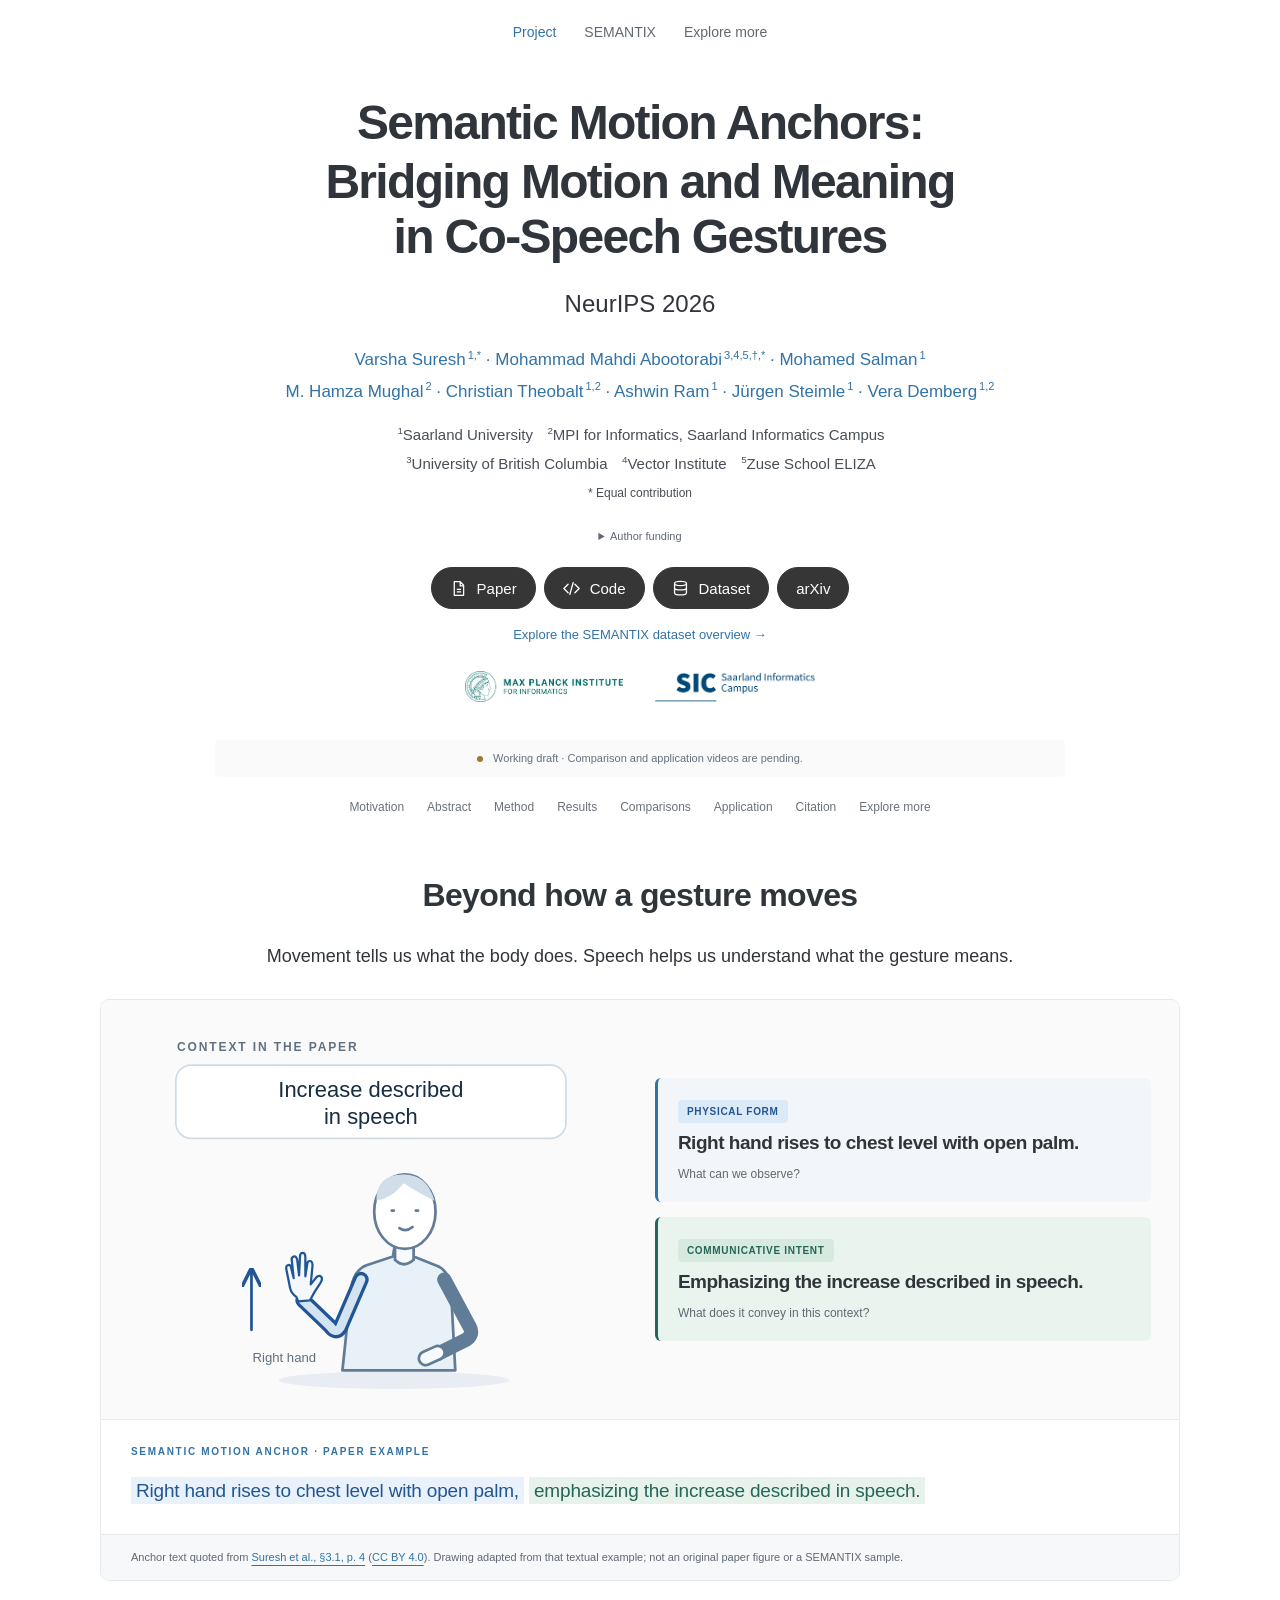
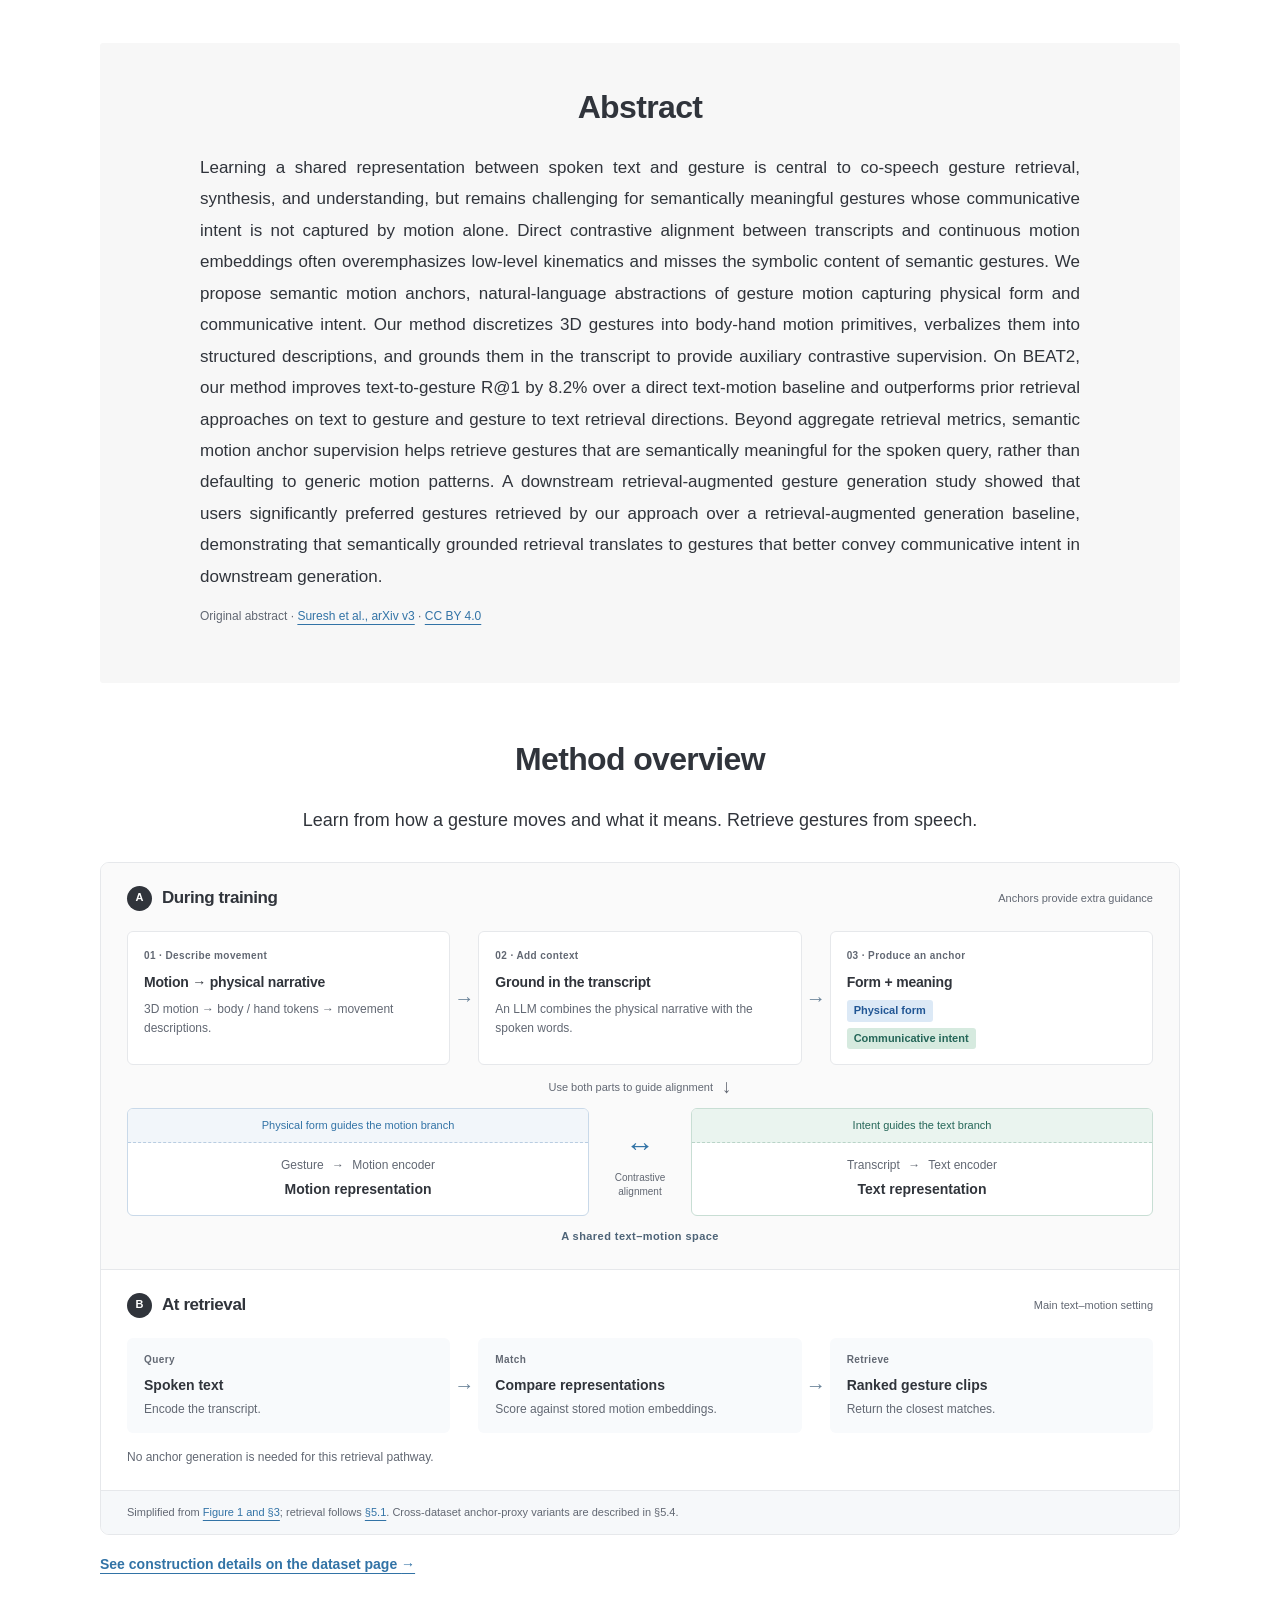
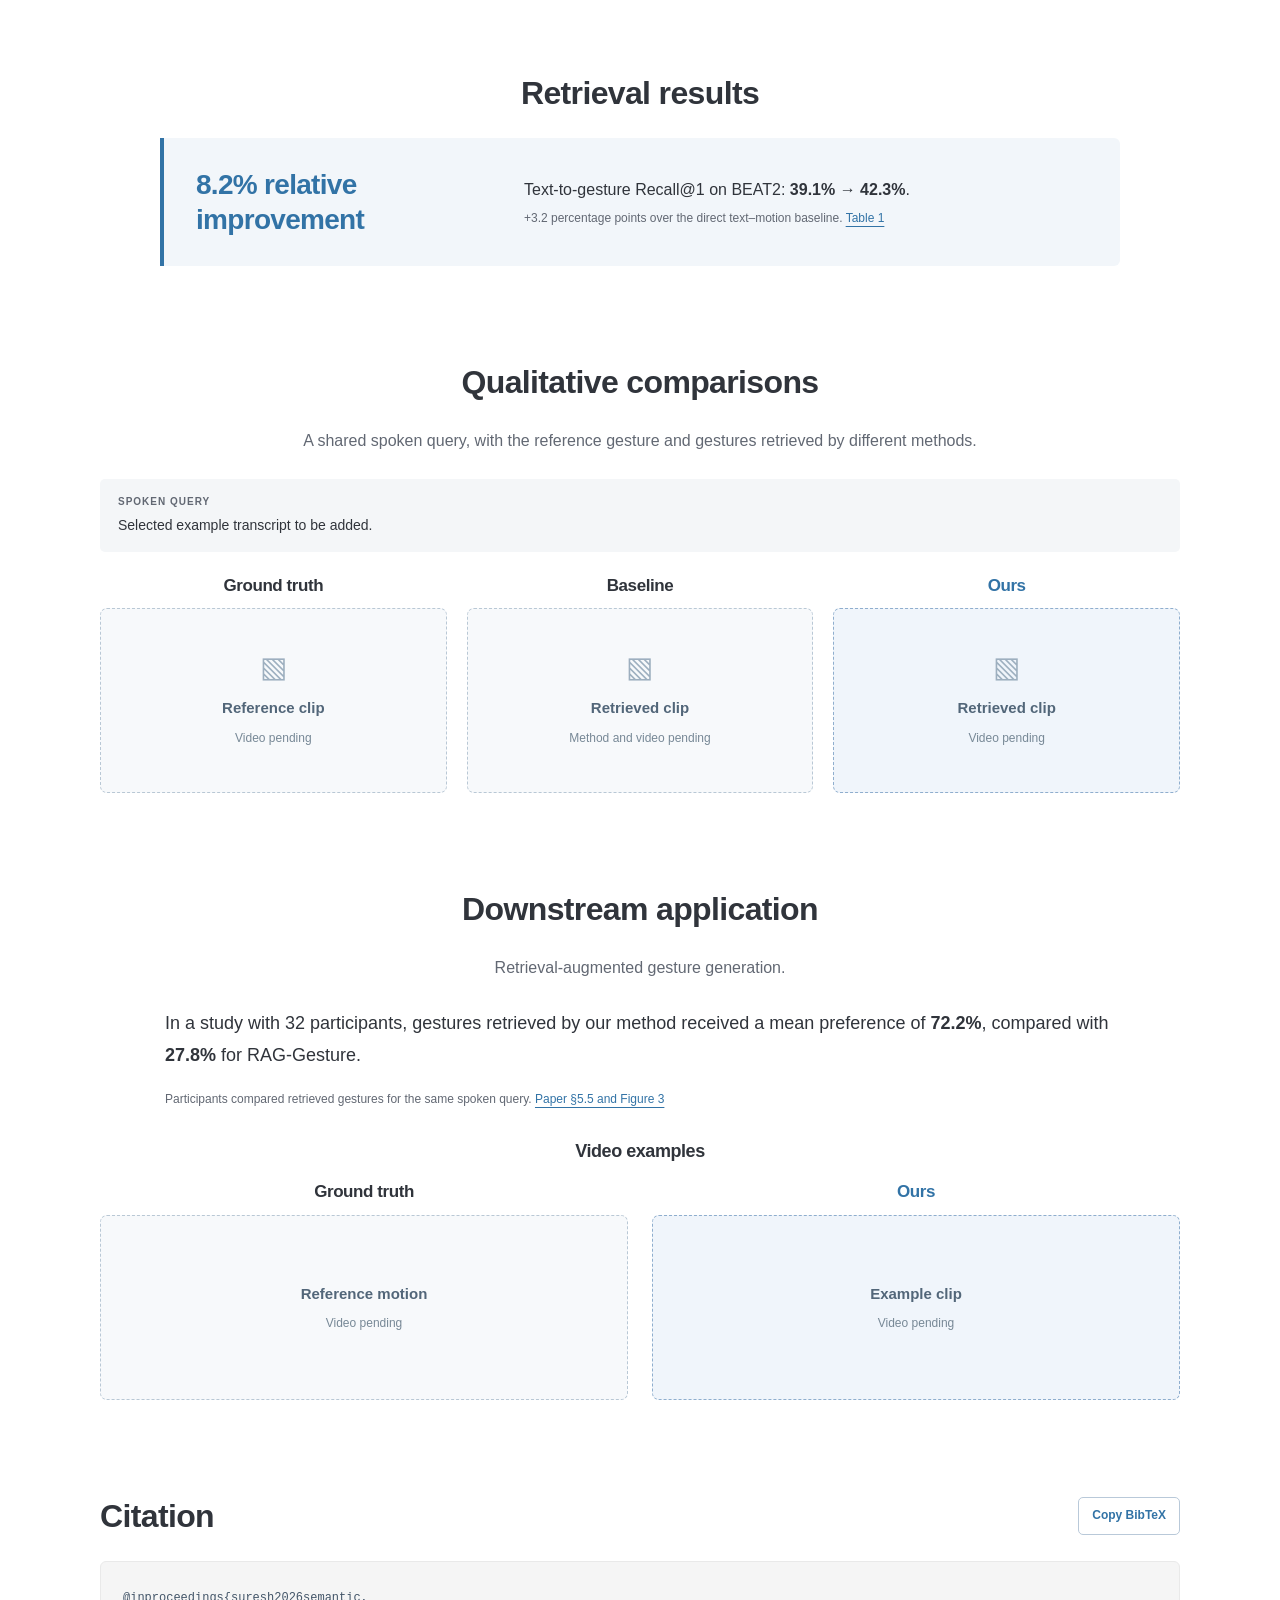
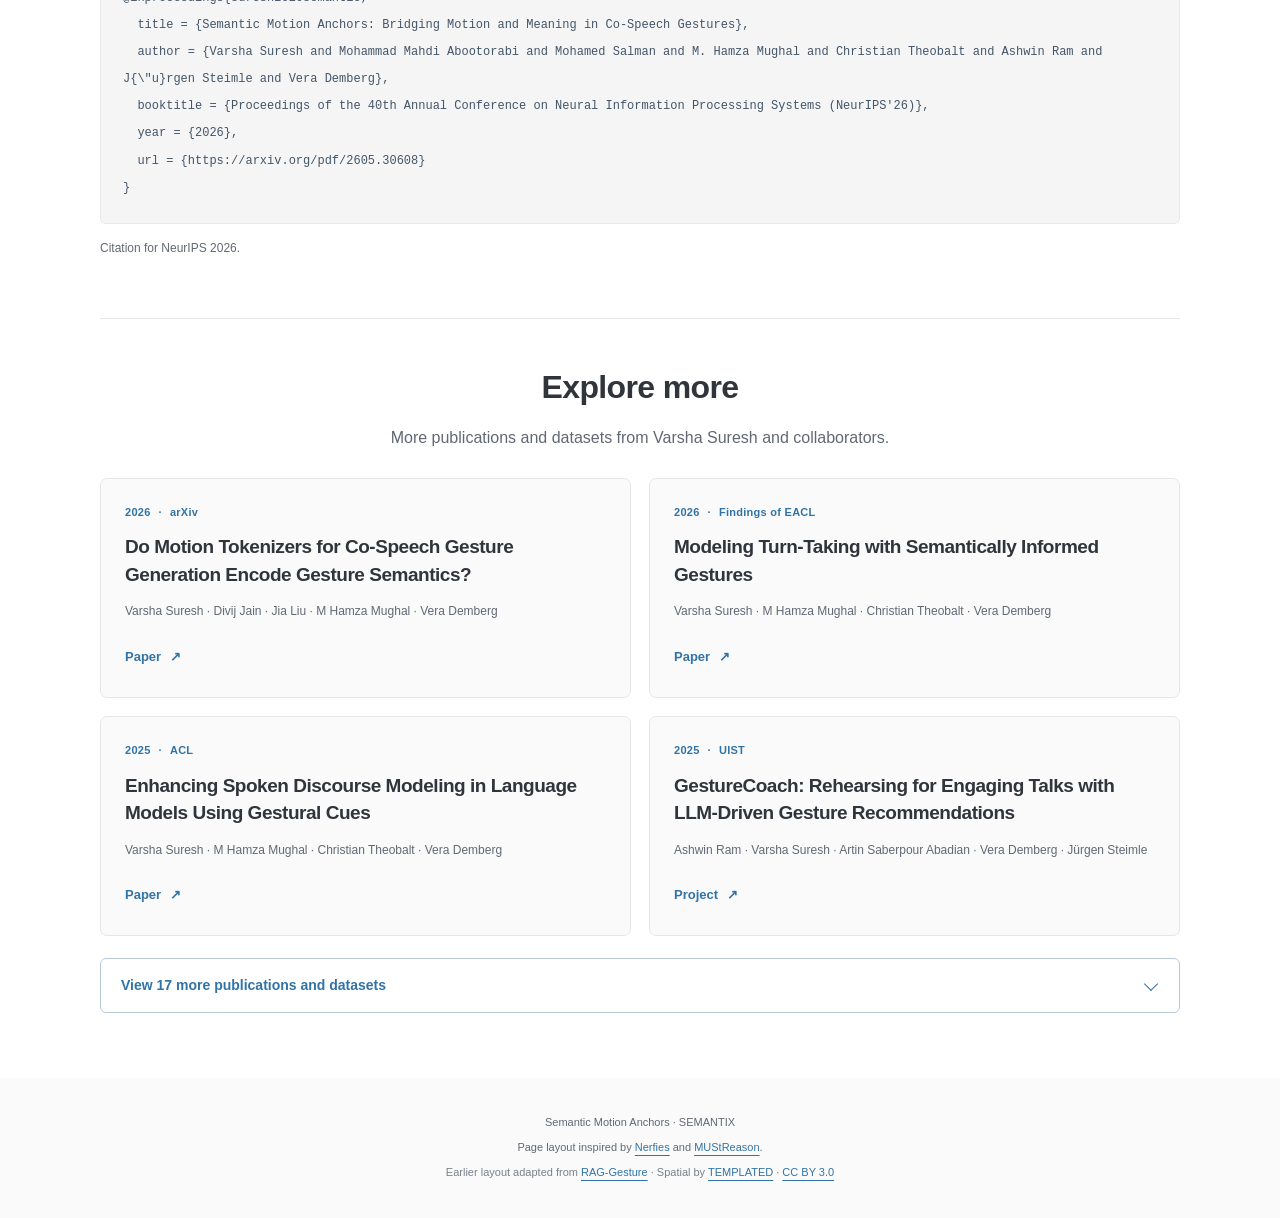
<file: index.html>
<!doctype html>
<html lang="en">
<head>
  <meta charset="utf-8">
  <meta name="viewport" content="width=device-width, initial-scale=1">
  <meta name="theme-color" content="#ffffff">
  <title>Semantic Motion Anchors · Semantic Gestures</title>
  <meta name="description" content="Semantic Motion Anchors: research overview and the SEMANTIX dataset.">
  <link rel="icon" href="images/logos/mpi_favicon.png">
  <link rel="stylesheet" href="css/project.css">
  <link rel="stylesheet" href="css/motivation.css">
  <link rel="stylesheet" href="css/method.css">
  <link rel="stylesheet" href="css/explore-more.css">
  <script src="js/project.js" defer></script>
  <link rel="stylesheet" href="css/academic.css">
</head>
<body class="site-draft">
  <a class="skip-link" href="#main">Skip to content</a>
  <header class="paper-nav">
    <nav aria-label="Main navigation"><a href="index.html" aria-current="page">Project</a><a href="dataset.html">SEMANTIX</a><a href="index.html#explore-more">Explore more</a></nav>
  </header>
  <main id="main">
    <!-- STEP 1: Title, authors and resource links. -->
    <section class="hero page-shell">
      <h1>Semantic Motion Anchors:<span class="title-subline">Bridging Motion and Meaning<br class="desktop-break"> in Co-Speech Gestures</span></h1>
      <p class="publication-venue">NeurIPS 2026</p>
      <p class="authors">Varsha Suresh<sup>1,*</sup> · Mohammad Mahdi Abootorabi<sup>3,4,5,†,*</sup> · Mohamed Salman<sup>1</sup><br>
        M. Hamza Mughal<sup>2</sup> · Christian Theobalt<sup>1,2</sup> · Ashwin Ram<sup>1</sup> · Jürgen Steimle<sup>1</sup> · Vera Demberg<sup>1,2</sup></p>
      <p class="affiliations"><sup>1</sup>Saarland University &nbsp; <sup>2</sup>MPI for Informatics, Saarland Informatics Campus<br>
        <sup>3</sup>University of British Columbia &nbsp; <sup>4</sup>Vector Institute &nbsp; <sup>5</sup>Zuse School ELIZA<br><span>* Equal contribution</span></p>
      <details class="source-note author-funding"><summary>Author funding</summary><p><sup>†</sup>This author is supported by the Konrad Zuse School of Excellence in Learning and Intelligent Systems (ELIZA) through the DAAD programme Konrad Zuse Schools of Excellence in Artificial Intelligence, sponsored by the Federal Ministry of Education and Research.</p></details>
      <div class="hero-actions">
        <a class="action" href="https://arxiv.org/pdf/2605.30608" target="_blank" rel="noopener"><span class="resource-icon" aria-hidden="true"><svg viewBox="0 0 20 20" fill="none"><path d="M5 2h7l4 4v12H5V2Z M12 2v5h4 M8 11h5 M8 14h5" stroke="currentColor" stroke-width="1.5" stroke-linejoin="round"/></svg></span>Paper</a>
        <a class="action" href="https://github.com/aboots/Semantic_Motion_Anchors" target="_blank" rel="noopener"><span class="resource-icon" aria-hidden="true"><svg viewBox="0 0 20 20" fill="none"><path d="m6 5-5 5 5 5 M14 5l5 5-5 5 M12 3l-4 14" stroke="currentColor" stroke-width="1.5" stroke-linecap="round" stroke-linejoin="round"/></svg></span>Code</a>
        <a class="action" href="https://huggingface.co/datasets/aboots/SEMANTIX" target="_blank" rel="noopener"><span class="resource-icon" aria-hidden="true"><svg viewBox="0 0 20 20" fill="none"><ellipse cx="10" cy="4" rx="7" ry="2.5" stroke="currentColor" stroke-width="1.5"/><path d="M3 4v11c0 3.5 14 3.5 14 0V4 M3 9c0 3.5 14 3.5 14 0" stroke="currentColor" stroke-width="1.5"/></svg></span>Dataset</a>
        <a class="action" href="https://arxiv.org/abs/2605.30608" target="_blank" rel="noopener">arXiv</a>
      </div>
      <p class="hero-secondary"><a href="dataset.html">Explore the SEMANTIX dataset overview →</a></p>
      <div class="institution-logos" aria-label="Institution logos">
        <img src="images/logos/mpi-inf.png" alt="Max Planck Institute for Informatics" width="160" height="48">
        <img src="images/logos/sic-logo.webp" alt="Saarland Informatics Campus" width="160" height="48">
      </div>
    </section>
    <div class="page-shell">
      <p class="draft-note"><span class="draft-dot" aria-hidden="true"></span>Working draft · Comparison and application videos are pending.</p>
      <nav class="section-nav" aria-label="On this page">
        <a href="#motivation">Motivation</a><a href="#abstract">Abstract</a><a href="#method">Method</a><a href="#results">Results</a><a href="#comparisons">Comparisons</a><a href="#application">Application</a><a href="#citation">Citation</a><a href="#explore-more">Explore more</a>
      </nav>
      <!-- STEP 2: Illustration of the paper's example in section 3.1, not a dataset sample. -->
      <section id="motivation" class="content-section">
        <div class="section-heading"><span class="section-number">01</span><h2>Beyond how a gesture moves</h2></div>
        <p class="lead motivation-intro">Movement tells us what the body does. Speech helps us understand what the gesture means.</p>
        <figure class="motivation-figure" aria-labelledby="motivation-caption">
          <div class="motivation-demo">
            <div class="motivation-drawing"><img src="images/motivation-gesture.svg" width="480" height="350" alt="Schematic of the example in paper section 3.1: a speaker's right hand rises to chest level with an open palm, emphasizing an increase described in speech."></div>
            <div class="motivation-notes">
              <div class="motivation-form"><span class="label physical-label">Physical form</span><h3>Right hand rises to chest level with open palm.</h3><p>What can we observe?</p></div>
              <div class="motivation-intent"><span class="label intent-label">Communicative intent</span><h3>Emphasizing the increase described in speech.</h3><p>What does it convey in this context?</p></div>
            </div>
          </div>
          <div class="motivation-anchor"><p class="eyebrow">Semantic motion anchor · Paper example</p><blockquote cite="https://arxiv.org/pdf/2605.30608v3#page=4"><span class="physical-highlight">Right hand rises to chest level with open palm,</span> <span class="intent-highlight">emphasizing the increase described in speech.</span></blockquote></div>
          <figcaption id="motivation-caption">Anchor text quoted from <a href="https://arxiv.org/pdf/2605.30608v3#page=4" target="_blank" rel="noopener">Suresh et al., §3.1, p. 4</a> (<a href="https://creativecommons.org/licenses/by/4.0/" target="_blank" rel="noopener">CC BY 4.0</a>). Drawing adapted from that textual example; not an original paper figure or a SEMANTIX sample.</figcaption>
        </figure>
      </section>
      <!-- STEP 3: Original abstract from arXiv:2605.30608v3, reproduced without wording changes. -->
      <section id="abstract" class="content-section narrow-section">
        <div class="section-heading"><span class="section-number">02</span><h2>Abstract</h2></div>
        <p class="lead">Learning a shared representation between spoken text and gesture is central to co-speech gesture retrieval, synthesis, and understanding, but remains challenging for semantically meaningful gestures whose communicative intent is not captured by motion alone. Direct contrastive alignment between transcripts and continuous motion embeddings often overemphasizes low-level kinematics and misses the symbolic content of semantic gestures. We propose semantic motion anchors, natural-language abstractions of gesture motion capturing physical form and communicative intent. Our method discretizes 3D gestures into body-hand motion primitives, verbalizes them into structured descriptions, and grounds them in the transcript to provide auxiliary contrastive supervision. On BEAT2, our method improves text-to-gesture R@1 by 8.2% over a direct text-motion baseline and outperforms prior retrieval approaches on text to gesture and gesture to text retrieval directions. Beyond aggregate retrieval metrics, semantic motion anchor supervision helps retrieve gestures that are semantically meaningful for the spoken query, rather than defaulting to generic motion patterns. A downstream retrieval-augmented gesture generation study showed that users significantly preferred gestures retrieved by our approach over a retrieval-augmented generation baseline, demonstrating that semantically grounded retrieval translates to gestures that better convey communicative intent in downstream generation.</p>
        <p class="source-note">Original abstract · <a href="https://arxiv.org/abs/2605.30608v3" target="_blank" rel="noopener">Suresh et al., arXiv v3</a> · <a href="https://creativecommons.org/licenses/by/4.0/" target="_blank" rel="noopener">CC BY 4.0</a></p>
      </section>
      <!-- STEP 4: Overview only; construction details are on dataset.html. -->
      <section id="method" class="content-section">
        <div class="section-heading"><span class="section-number">03</span><h2>Method overview</h2></div>
        <p class="lead method-intro">Learn from how a gesture moves and what it means. Retrieve gestures from speech.</p>
        <figure class="method-figure" aria-labelledby="method-caption">
          <div class="method-training">
            <div class="method-band-heading"><h3><span class="method-phase">A</span>During training</h3><span class="method-badge">Anchors provide extra guidance</span></div>
            <ol class="anchor-flow" aria-label="Generating semantic anchors">
              <li><span class="method-step">01 · Describe movement</span><h4>Motion → physical narrative</h4><p>3D motion → body / hand tokens → movement descriptions.</p></li>
              <li><span class="method-step">02 · Add context</span><h4>Ground in the transcript</h4><p>An LLM combines the physical narrative with the spoken words.</p></li>
              <li class="anchor-output"><span class="method-step">03 · Produce an anchor</span><h4>Form + meaning</h4><div class="anchor-components"><span class="physical-label">Physical form</span><span class="intent-label">Communicative intent</span></div></li>
            </ol>
            <div class="supervision-divider"><span>Use both parts to guide alignment</span><span aria-hidden="true">↓</span></div>
            <div class="alignment-flow" aria-label="Learning aligned motion and text representations">
              <div class="alignment-branch motion-branch"><p class="guidance-label">Physical form guides the motion branch</p><p class="encoder-path">Gesture <span aria-hidden="true">→</span> Motion encoder</p><strong>Motion representation</strong></div>
              <div class="alignment-link"><span aria-hidden="true">↔</span><span>Contrastive<br> alignment</span></div>
              <div class="alignment-branch text-branch"><p class="guidance-label">Intent guides the text branch</p><p class="encoder-path">Transcript <span aria-hidden="true">→</span> Text encoder</p><strong>Text representation</strong></div>
            </div>
            <p class="shared-space">A shared text–motion space</p>
          </div>
          <div class="method-retrieval">
            <div class="method-band-heading"><h3><span class="method-phase">B</span>At retrieval</h3><span class="method-badge">Main text–motion setting</span></div>
            <ol class="retrieval-flow" aria-label="Text-to-gesture retrieval">
              <li><span class="method-step">Query</span><strong>Spoken text</strong><p>Encode the transcript.</p></li>
              <li><span class="method-step">Match</span><strong>Compare representations</strong><p>Score against stored motion embeddings.</p></li>
              <li><span class="method-step">Retrieve</span><strong>Ranked gesture clips</strong><p>Return the closest matches.</p></li>
            </ol>
            <p class="retrieval-note">No anchor generation is needed for this retrieval pathway.</p>
          </div>
          <figcaption id="method-caption">Simplified from <a href="https://arxiv.org/pdf/2605.30608#page=5" target="_blank" rel="noopener">Figure 1 and §3</a>; retrieval follows <a href="https://arxiv.org/pdf/2605.30608#page=6" target="_blank" rel="noopener">§5.1</a>. Cross-dataset anchor-proxy variants are described in §5.4.</figcaption>
        </figure>
        <a class="text-link" href="dataset.html#anchor-construction">See construction details on the dataset page <span aria-hidden="true">→</span></a>
      </section>
      <!-- STEP 5: Keep the result tagline short, as requested. -->
      <section id="results" class="content-section">
        <div class="section-heading"><span class="section-number">04</span><h2>Retrieval results</h2></div>
        <div class="result-banner"><strong>8.2% relative improvement</strong><div><p>Text-to-gesture Recall@1 on BEAT2: <b>39.1% → 42.3%</b>.</p><p class="source-note">+3.2 percentage points over the direct text–motion baseline. <a href="https://arxiv.org/pdf/2605.30608#page=6" target="_blank" rel="noopener">Table 1</a></p></div></div>
      </section>
      <!-- STEP 6: Replace placeholders with matched, approved video clips. -->
      <section id="comparisons" class="content-section">
        <div class="section-heading"><span class="section-number">05</span><h2>Qualitative comparisons</h2></div>
        <p class="section-intro">A shared spoken query, with the reference gesture and gestures retrieved by different methods.</p>
        <div class="query-strip"><span>Spoken query</span><p>Selected example transcript to be added.</p></div>
        <div class="comparison-grid">
          <article><h3>Ground truth</h3><div class="media-placeholder video-placeholder"><span class="placeholder-mark" aria-hidden="true">▧</span><strong>Reference clip</strong><span>Video pending</span></div></article>
          <article><h3>Baseline</h3><div class="media-placeholder video-placeholder"><span class="placeholder-mark" aria-hidden="true">▧</span><strong>Retrieved clip</strong><span>Method and video pending</span></div></article>
          <article><h3 class="accent-text">Ours</h3><div class="media-placeholder video-placeholder ours-placeholder"><span class="placeholder-mark" aria-hidden="true">▧</span><strong>Retrieved clip</strong><span>Video pending</span></div></article>
        </div>
      </section>
      <!-- STEP 7: Reported retrieval preference study; video examples remain pending. -->
      <section id="application" class="content-section">
        <div class="section-heading"><span class="section-number">06</span><h2>Downstream application</h2></div>
        <p class="section-intro">Retrieval-augmented gesture generation.</p>
        <p class="lead">In a study with 32 participants, gestures retrieved by our method received a mean preference of <strong>72.2%</strong>, compared with <strong>27.8%</strong> for RAG-Gesture.</p>
        <p class="source-note">Participants compared retrieved gestures for the same spoken query. <a href="https://arxiv.org/pdf/2605.30608#page=9" target="_blank" rel="noopener">Paper §5.5 and Figure 3</a></p>
        <h3>Video examples</h3>
        <div class="two-columns">
          <article><h3>Ground truth</h3><div class="media-placeholder video-placeholder"><strong>Reference motion</strong><span>Video pending</span></div></article>
          <article><h3 class="accent-text">Ours</h3><div class="media-placeholder video-placeholder ours-placeholder"><strong>Example clip</strong><span>Video pending</span></div></article>
        </div>
      </section>
      <section id="citation" class="content-section">
        <div class="section-heading citation-heading"><div><span class="section-number">07</span><h2>Citation</h2></div><button type="button" class="copy-button" data-copy="bibtex">Copy BibTeX</button></div>
        <pre><code id="bibtex">@inproceedings{suresh2026semantic,
  title = {Semantic Motion Anchors: Bridging Motion and Meaning in Co-Speech Gestures},
  author = {Varsha Suresh and Mohammad Mahdi Abootorabi and Mohamed Salman and M. Hamza Mughal and Christian Theobalt and Ashwin Ram and J{\"u}rgen Steimle and Vera Demberg},
  booktitle = {Proceedings of the 40th Annual Conference on Neural Information Processing Systems (NeurIPS'26)},
  year = {2026},
  url = {https://arxiv.org/pdf/2605.30608}
}</code></pre>
        <p class="source-note">Citation for NeurIPS 2026. <span id="copy-status" role="status" aria-live="polite"></span></p>
      </section>
      <!-- Other publications supplied by Varsha; repeated source entries removed. -->
      <section id="explore-more" class="content-section" aria-labelledby="explore-more-title">
        <div class="section-heading"><span class="section-number">08</span><h2 id="explore-more-title">Explore more</h2></div>
        <p class="section-intro">More publications and datasets from Varsha Suresh and collaborators.</p>
        <div class="publication-grid">
          <article class="publication-card" data-publication="suresh2026motion" aria-labelledby="pub-suresh2026motion">
            <p class="publication-meta"><time datetime="2026">2026</time><span aria-hidden="true">·</span>arXiv</p>
            <h3 id="pub-suresh2026motion">Do Motion Tokenizers for Co-Speech Gesture Generation Encode Gesture Semantics?</h3>
            <p class="publication-authors">Varsha Suresh · Divij Jain · Jia Liu · M Hamza Mughal · Vera Demberg</p>
            <a class="publication-link" href="https://arxiv.org/abs/2610.03765" target="_blank" rel="noopener" aria-label="Paper: Do Motion Tokenizers for Co-Speech Gesture Generation Encode Gesture Semantics?">Paper <span aria-hidden="true">↗</span></a>
          </article>
          <article class="publication-card" data-publication="suresh2026modeling" aria-labelledby="pub-suresh2026modeling">
            <p class="publication-meta"><time datetime="2026">2026</time><span aria-hidden="true">·</span>Findings of EACL</p>
            <h3 id="pub-suresh2026modeling">Modeling Turn-Taking with Semantically Informed Gestures</h3>
            <p class="publication-authors">Varsha Suresh · M Hamza Mughal · Christian Theobalt · Vera Demberg</p>
            <a class="publication-link" href="https://aclanthology.org/2026.findings-eacl.106/" target="_blank" rel="noopener" aria-label="Paper: Modeling Turn-Taking with Semantically Informed Gestures">Paper <span aria-hidden="true">↗</span></a>
          </article>
          <article class="publication-card" data-publication="suresh2025enhancing" aria-labelledby="pub-suresh2025enhancing">
            <p class="publication-meta"><time datetime="2025">2025</time><span aria-hidden="true">·</span>ACL</p>
            <h3 id="pub-suresh2025enhancing">Enhancing Spoken Discourse Modeling in Language Models Using Gestural Cues</h3>
            <p class="publication-authors">Varsha Suresh · M Hamza Mughal · Christian Theobalt · Vera Demberg</p>
            <a class="publication-link" href="https://aclanthology.org/2025.acl-long.886/" target="_blank" rel="noopener" aria-label="Paper: Enhancing Spoken Discourse Modeling in Language Models Using Gestural Cues">Paper <span aria-hidden="true">↗</span></a>
          </article>
          <article class="publication-card" data-publication="ram2025gesturecoach" aria-labelledby="pub-ram2025gesturecoach">
            <p class="publication-meta"><time datetime="2025">2025</time><span aria-hidden="true">·</span>UIST</p>
            <h3 id="pub-ram2025gesturecoach">GestureCoach: Rehearsing for Engaging Talks with LLM-Driven Gesture Recommendations</h3>
            <p class="publication-authors">Ashwin Ram · Varsha Suresh · Artin Saberpour Abadian · Vera Demberg · Jürgen Steimle</p>
            <a class="publication-link" href="https://hci.cs.uni-saarland.de/projects/gesturecoach/" target="_blank" rel="noopener" aria-label="Project: GestureCoach: Rehearsing for Engaging Talks with LLM-Driven Gesture Recommendations">Project <span aria-hidden="true">↗</span></a>
          </article>
        </div>
        <details class="more-publications">
          <summary><span class="more-label-closed">View 17 more publications and datasets</span><span class="more-label-open">Show fewer publications</span><span class="more-toggle" aria-hidden="true"></span></summary>
          <div class="publication-list">
          <article class="publication-row" data-publication="saha2026mustreason" aria-labelledby="pub-saha2026mustreason">
            <p class="publication-meta"><time datetime="2026">2026</time><span aria-hidden="true">·</span>LREC</p>
            <h3 id="pub-saha2026mustreason">MUStReason: A Benchmark for Diagnosing Pragmatic Reasoning in Video-LMs for Multimodal Sarcasm Detection.</h3>
            <p class="publication-authors">Anisha Saha · Varsha Suresh · Timothy Hospedales · Vera Demberg</p>
            <a class="publication-link" href="https://arxiv.org/abs/2510.23727" target="_blank" rel="noopener" aria-label="Paper: MUStReason: A Benchmark for Diagnosing Pragmatic Reasoning in Video-LMs for Multimodal Sarcasm Detection.">Paper <span aria-hidden="true">↗</span></a>
          </article>
          <article class="publication-row" data-publication="chan2026system" aria-labelledby="pub-chan2026system">
            <p class="publication-meta"><time datetime="2026">2026</time><span aria-hidden="true">·</span>Findings of ACL</p>
            <h3 id="pub-chan2026system">System-Mediated Attention Imbalances Make Vision-Language Models Say Yes</h3>
            <p class="publication-authors">Tsan Tsai Chan · Varsha Suresh · Anisha Saha · Michael Hahn · Vera Demberg</p>
            <a class="publication-link" href="https://aclanthology.org/2026.findings-acl.1940/" target="_blank" rel="noopener" aria-label="Paper: System-Mediated Attention Imbalances Make Vision-Language Models Say Yes">Paper <span aria-hidden="true">↗</span></a>
          </article>
          <article class="publication-row" data-publication="nakai2026generation" aria-labelledby="pub-nakai2026generation">
            <p class="publication-meta"><time datetime="2026">2026</time><span aria-hidden="true">·</span>arXiv</p>
            <h3 id="pub-nakai2026generation">Generation-Step-Aware Framework for Cross-Modal Representation and Control in Multilingual Speech–Text Models</h3>
            <p class="publication-authors">Toshiki Nakai · Varsha Suresh · Vera Demberg</p>
            <a class="publication-link" href="https://arxiv.org/abs/2601.17387" target="_blank" rel="noopener" aria-label="Paper: Generation-Step-Aware Framework for Cross-Modal Representation and Control in Multilingual Speech–Text Models">Paper <span aria-hidden="true">↗</span></a>
          </article>
          <article class="publication-row" data-publication="saha2026muphi" aria-labelledby="pub-saha2026muphi">
            <p class="publication-meta"><time datetime="2026">2026</time><span aria-hidden="true">·</span>arXiv</p>
            <h3 id="pub-saha2026muphi">MuPHI: Learning Implicit Multimodal Harm Reasoning via Semantically Grounded Reward Optimization</h3>
            <p class="publication-authors">Anisha Saha · Varsha Suresh · Teodora Kamova · Sophia Wiedmann · Timothy Hospedales · Vera Demberg</p>
            <a class="publication-link" href="https://arxiv.org/abs/2605.29951v1" target="_blank" rel="noopener" aria-label="Paper · v1: MuPHI: Learning Implicit Multimodal Harm Reasoning via Semantically Grounded Reward Optimization">Paper · v1 <span aria-hidden="true">↗</span></a>
          </article>
          <article class="publication-row" data-publication="mughal2026dnd" aria-labelledby="pub-mughal2026dnd">
            <p class="publication-meta"><time datetime="2026">2026</time><span aria-hidden="true">·</span>Edmond · Dataset</p>
            <h3 id="pub-mughal2026dnd">DnD Group Gesture Dataset</h3>
            <p class="publication-authors">Muhammad Hamza Mughal · Rishabh Dabral · Ikhsanul Habibie · Lucia Donatelli · Marc Habermann · Varsha Suresh · Vera Demberg · Christian Theobalt</p>
            <a class="publication-link" href="https://doi.org/10.17617/3.IPFYCC" target="_blank" rel="noopener" aria-label="Dataset: DnD Group Gesture Dataset">Dataset <span aria-hidden="true">↗</span></a>
          </article>
          <article class="publication-row" data-publication="mukhametsharip2026pragmatch" aria-labelledby="pub-mukhametsharip2026pragmatch">
            <p class="publication-meta"><time datetime="2026">2026</time><span aria-hidden="true">·</span>arXiv</p>
            <h3 id="pub-mukhametsharip2026pragmatch">PragMatch: Separating Pragmatic Incongruity from Cross-Modal Mismatch in Large Vision-Language Models</h3>
            <p class="publication-authors">Zhanna Mukhametsharip · Vera Demberg · Varsha Suresh</p>
            <a class="publication-link" href="https://arxiv.org/abs/2608.09772" target="_blank" rel="noopener" aria-label="Paper: PragMatch: Separating Pragmatic Incongruity from Cross-Modal Mismatch in Large Vision-Language Models">Paper <span aria-hidden="true">↗</span></a>
          </article>
          <article class="publication-row" data-publication="yung2025synthetic" aria-labelledby="pub-yung2025synthetic">
            <p class="publication-meta"><time datetime="2025">2025</time><span aria-hidden="true">·</span>SIGDial</p>
            <h3 id="pub-yung2025synthetic">Synthetic Data Augmentation for Cross-domain Implicit Discourse Relation Recognition</h3>
            <p class="publication-authors">Frances Yung · Varsha Suresh · Zaynab Reza · Mansoor Ahmad · Vera Demberg</p>
            <a class="publication-link" href="https://aclanthology.org/2025.sigdial-1.13/" target="_blank" rel="noopener" aria-label="Paper: Synthetic Data Augmentation for Cross-domain Implicit Discourse Relation Recognition">Paper <span aria-hidden="true">↗</span></a>
          </article>
          <article class="publication-row" data-publication="bhoi2025hybrid" aria-labelledby="pub-bhoi2025hybrid">
            <p class="publication-meta"><time datetime="2025">2025</time><span aria-hidden="true">·</span>ECAI</p>
            <h3 id="pub-bhoi2025hybrid">Hybrid Multi-view Approach Towards Augmenting Large Language Models for Human Activity Recognition</h3>
            <p class="publication-authors">Suman Bhoi · Varsha Suresh · Hsu Wynne · Lee Mong Li</p>
            <a class="publication-link" href="https://doi.org/10.3233/FAIA250926" target="_blank" rel="noopener" aria-label="Paper: Hybrid Multi-view Approach Towards Augmenting Large Language Models for Human Activity Recognition">Paper <span aria-hidden="true">↗</span></a>
          </article>
          <article class="publication-row" data-publication="suresh2024adapter" aria-labelledby="pub-suresh2024adapter">
            <p class="publication-meta"><time datetime="2024">2024</time><span aria-hidden="true">·</span>ICASSP</p>
            <h3 id="pub-suresh2024adapter">An Adapter-Based Unified Model for Multiple Spoken Language Processing Tasks</h3>
            <p class="publication-authors">Varsha Suresh · Salah Aït-Mokhtar · Caroline Brun · Ioan Calapodescu</p>
            <a class="publication-link" href="https://arxiv.org/abs/2406.14747" target="_blank" rel="noopener" aria-label="Paper: An Adapter-Based Unified Model for Multiple Spoken Language Processing Tasks">Paper <span aria-hidden="true">↗</span></a>
          </article>
          <article class="publication-row" data-publication="suresh2023critically" aria-labelledby="pub-suresh2023critically">
            <p class="publication-meta"><time datetime="2023">2023</time><span aria-hidden="true">·</span>arXiv</p>
            <h3 id="pub-suresh2023critically">Critically examining the Domain Generalizability of Facial Expression Recognition models</h3>
            <p class="publication-authors">Varsha Suresh · Gerard Yeo · Desmond C Ong</p>
            <a class="publication-link" href="https://arxiv.org/abs/2106.15453v2" target="_blank" rel="noopener" aria-label="Paper · v2: Critically examining the Domain Generalizability of Facial Expression Recognition models">Paper · v2 <span aria-hidden="true">↗</span></a>
          </article>
          <article class="publication-row" data-publication="shi2022shape" aria-labelledby="pub-shi2022shape">
            <p class="publication-meta"><time datetime="2022">2022</time><span aria-hidden="true">·</span>PerCom Workshops</p>
            <h3 id="pub-shi2022shape">Shape-Based Conditional Neural Field for Wrist-Worn Change-Point Detection</h3>
            <p class="publication-authors">Yuang Shi · Varsha Suresh · Wei Tsang Ooi</p>
            <a class="publication-link" href="https://github.com/Shiyuang-scu/ShapeCNF" target="_blank" rel="noopener" aria-label="Code: Shape-Based Conditional Neural Field for Wrist-Worn Change-Point Detection">Code <span aria-hidden="true">↗</span></a>
          </article>
          <article class="publication-row" data-publication="suresh2022using" aria-labelledby="pub-suresh2022using">
            <p class="publication-meta"><time datetime="2022">2022</time><span aria-hidden="true">·</span>ACII</p>
            <h3 id="pub-suresh2022using">Using Positive Matching Contrastive Loss with Facial Action Units to mitigate bias in Facial Expression Recognition</h3>
            <p class="publication-authors">Varsha Suresh · Desmond C Ong</p>
            <a class="publication-link" href="https://arxiv.org/abs/2303.04896" target="_blank" rel="noopener" aria-label="Paper: Using Positive Matching Contrastive Loss with Facial Action Units to mitigate bias in Facial Expression Recognition">Paper <span aria-hidden="true">↗</span></a>
          </article>
          <article class="publication-row" data-publication="suresh2022context" aria-labelledby="pub-suresh2022context">
            <p class="publication-meta"><time datetime="2022">2022</time><span aria-hidden="true">·</span>ACII Workshops and Demos</p>
            <h3 id="pub-suresh2022context">Context-Dependent Deep Learning for Affective Computing</h3>
            <p class="publication-authors">Varsha Suresh</p>
            <a class="publication-link" href="https://acii-conf.net/2022/attend/program/doctoral-consortium/" target="_blank" rel="noopener" aria-label="Conference program: Context-Dependent Deep Learning for Affective Computing">Conference program <span aria-hidden="true">↗</span></a>
          </article>
          <article class="publication-row" data-publication="suresh2021using" aria-labelledby="pub-suresh2021using">
            <p class="publication-meta"><time datetime="2021">2021</time><span aria-hidden="true">·</span>ACII</p>
            <h3 id="pub-suresh2021using">Using knowledge-embedded attention to augment pre-trained language models for fine-grained emotion recognition</h3>
            <p class="publication-authors">Varsha Suresh · Desmond C Ong</p>
            <a class="publication-link" href="https://arxiv.org/abs/2108.00194" target="_blank" rel="noopener" aria-label="Paper: Using knowledge-embedded attention to augment pre-trained language models for fine-grained emotion recognition">Paper <span aria-hidden="true">↗</span></a>
          </article>
          <article class="publication-row" data-publication="kong2021systematic" aria-labelledby="pub-kong2021systematic">
            <p class="publication-meta"><time datetime="2021">2021</time><span aria-hidden="true">·</span>arXiv</p>
            <h3 id="pub-kong2021systematic">A systematic evaluation of domain adaptation in facial expression recognition</h3>
            <p class="publication-authors">Yan San Kong · Varsha Suresh · Jonathan Soh · Desmond C Ong</p>
            <a class="publication-link" href="https://arxiv.org/abs/2106.15453v1" target="_blank" rel="noopener" aria-label="Paper · v1: A systematic evaluation of domain adaptation in facial expression recognition">Paper · v1 <span aria-hidden="true">↗</span></a>
          </article>
          <article class="publication-row" data-publication="suresh2021not" aria-labelledby="pub-suresh2021not">
            <p class="publication-meta"><time datetime="2021">2021</time><span aria-hidden="true">·</span>EMNLP</p>
            <h3 id="pub-suresh2021not">Not all negatives are equal: Label-aware contrastive loss for fine-grained text classification</h3>
            <p class="publication-authors">Varsha Suresh · Desmond C Ong</p>
            <a class="publication-link" href="https://aclanthology.org/2021.emnlp-main.359/" target="_blank" rel="noopener" aria-label="Paper: Not all negatives are equal: Label-aware contrastive loss for fine-grained text classification">Paper <span aria-hidden="true">↗</span></a>
          </article>
          <article class="publication-row" data-publication="shree2016novel" aria-labelledby="pub-shree2016novel">
            <p class="publication-meta"><time datetime="2016">2016</time><span aria-hidden="true">·</span>INDICON</p>
            <h3 id="pub-shree2016novel">A novel technique for identifying attentional selection in a dichotic environment</h3>
            <p class="publication-authors">Priya Shree · Piyush Swami · Varsha Suresh · Tapan Kumar Gandhi</p>
            <a class="publication-link" href="https://doi.org/10.1109/INDICON.2016.7838885" target="_blank" rel="noopener" aria-label="Publisher: A novel technique for identifying attentional selection in a dichotic environment">Publisher <span aria-hidden="true">↗</span></a>
          </article>
          </div>
        </details>
      </section>
    </div>
  </main>
  <footer class="site-footer"><div class="page-shell footer-inner"><span>Semantic Motion Anchors · SEMANTIX</span><span>Page layout inspired by <a href="https://nerfies.github.io/" target="_blank" rel="noopener">Nerfies</a> and <a href="https://anisha0325.github.io/MUStReason-Project/" target="_blank" rel="noopener">MUStReason</a>.</span><span class="footer-credit">Earlier layout adapted from <a href="https://vcai.mpi-inf.mpg.de/projects/RAG-Gesture/">RAG-Gesture</a> · Spatial by <a href="https://templated.co/">TEMPLATED</a> · <a href="https://creativecommons.org/licenses/by/3.0/">CC BY 3.0</a></span></div></footer>
</body>
</html>
</file>
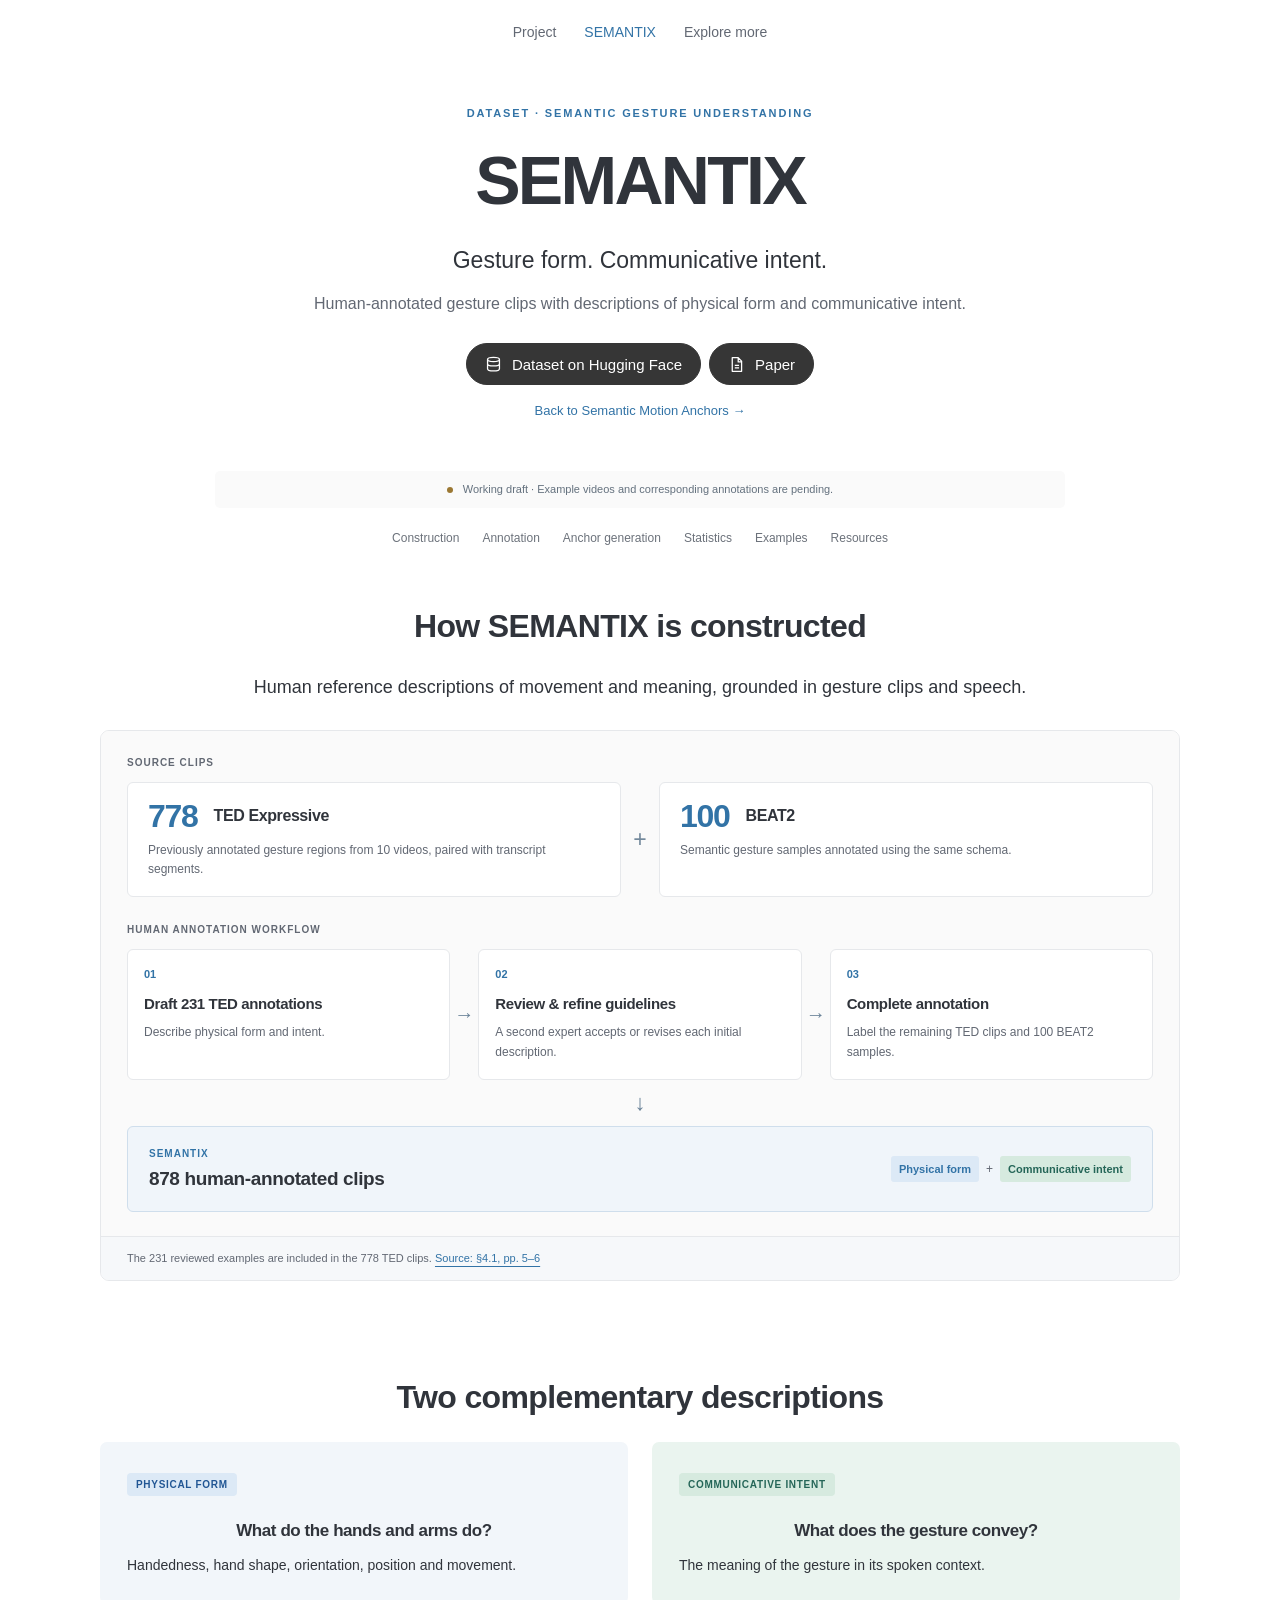
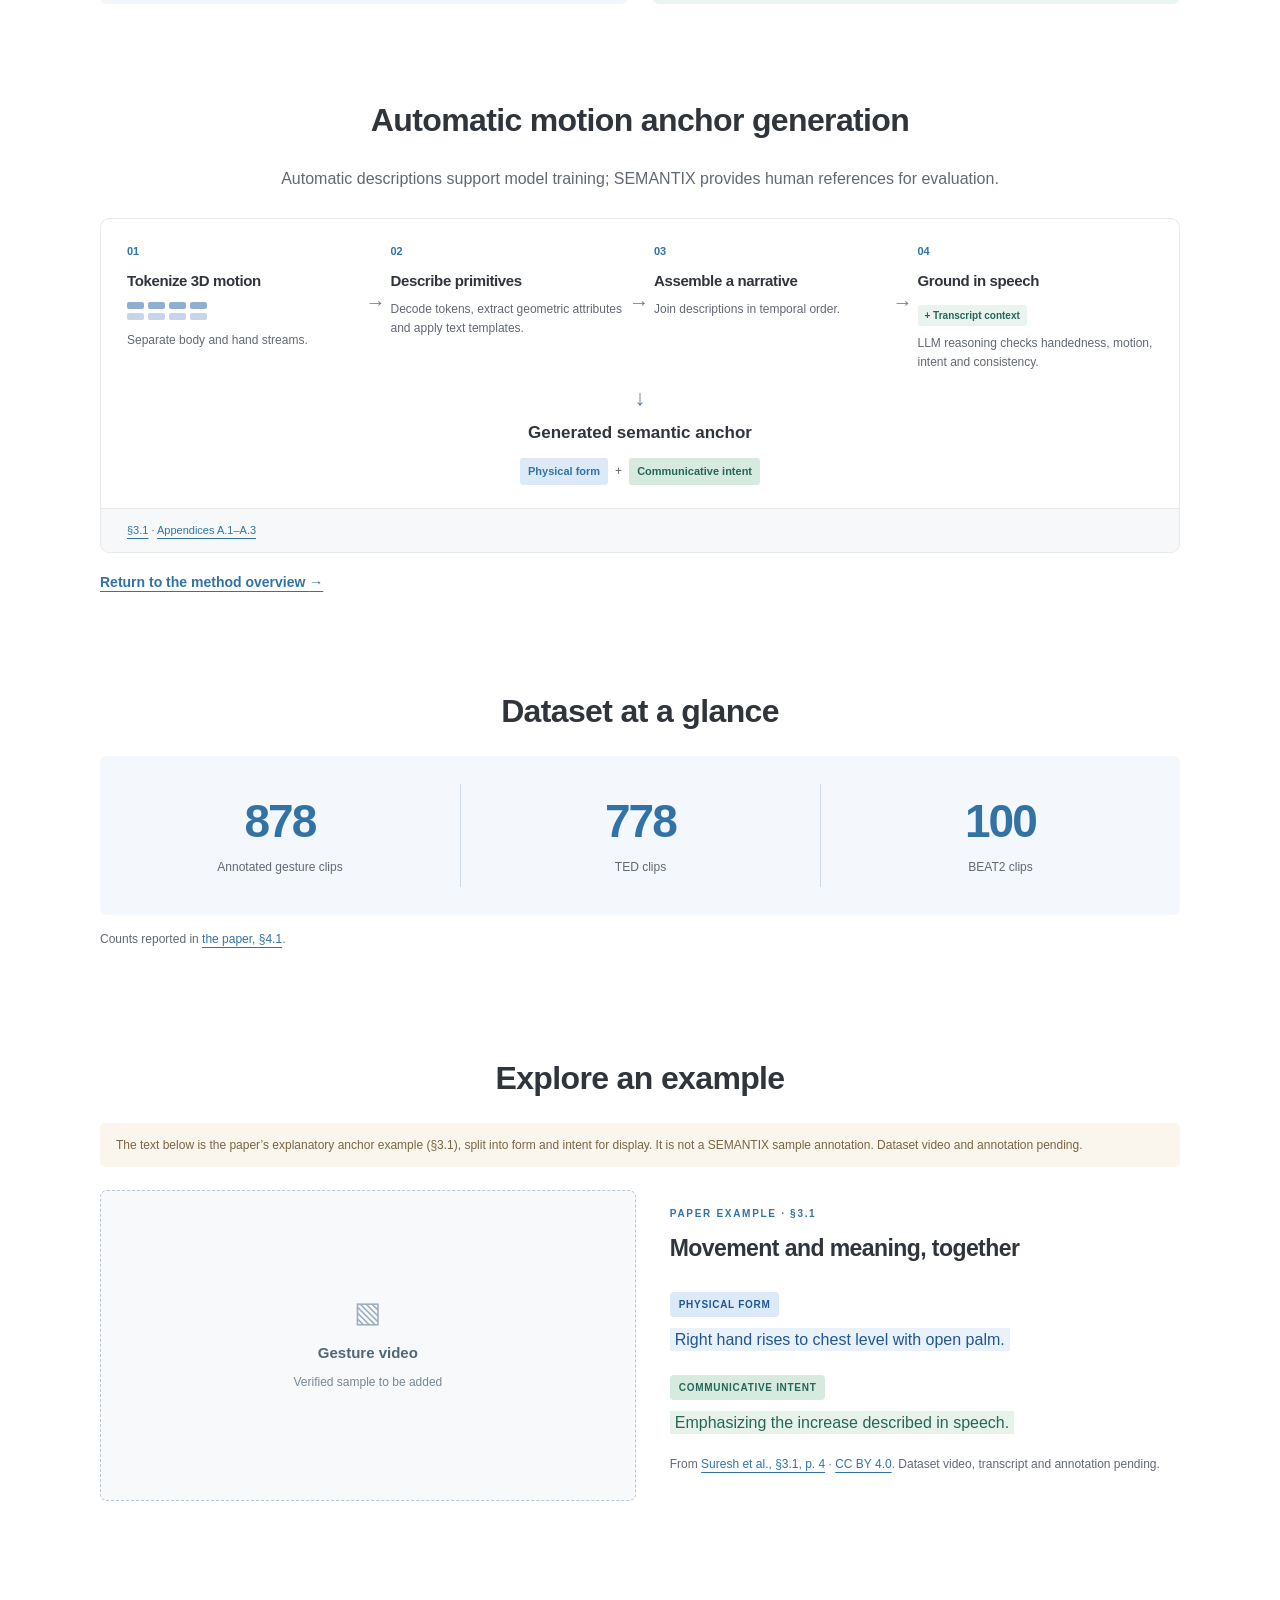
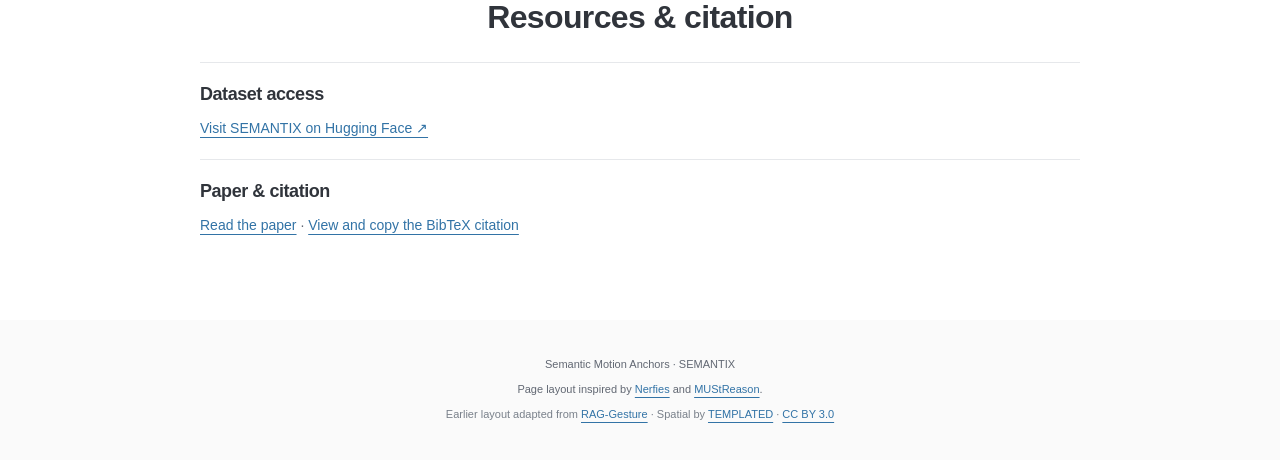
<file: dataset.html>
<!doctype html>
<html lang="en">
<head>
  <meta charset="utf-8">
  <meta name="viewport" content="width=device-width, initial-scale=1">
  <meta name="theme-color" content="#ffffff">
  <title>SEMANTIX Dataset · Semantic Gestures</title>
  <meta name="description" content="SEMANTIX: dataset overview, annotation, construction and examples.">
  <link rel="icon" href="images/logos/mpi_favicon.png">
  <link rel="stylesheet" href="css/project.css">
  <link rel="stylesheet" href="css/dataset-construction.css">
  <link rel="stylesheet" href="css/academic.css">
</head>
<body class="site-draft">
  <a class="skip-link" href="#main">Skip to content</a>
  <header class="paper-nav">
    <nav aria-label="Main navigation"><a href="index.html">Project</a><a href="dataset.html" aria-current="page">SEMANTIX</a><a href="index.html#explore-more">Explore more</a></nav>
  </header>
  <main id="main">
    <section class="hero dataset-hero page-shell">
      <p class="eyebrow">Dataset · Semantic gesture understanding</p>
      <h1>SEMANTIX</h1>
      <p class="dataset-tagline">Gesture form. Communicative intent.</p>
      <p class="hero-summary">Human-annotated gesture clips with descriptions of physical form and communicative intent.</p>
      <div class="hero-actions">
        <a class="action" href="https://huggingface.co/datasets/aboots/SEMANTIX" target="_blank" rel="noopener"><span class="resource-icon" aria-hidden="true"><svg viewBox="0 0 20 20" fill="none"><ellipse cx="10" cy="4" rx="7" ry="2.5" stroke="currentColor" stroke-width="1.5"/><path d="M3 4v11c0 3.5 14 3.5 14 0V4 M3 9c0 3.5 14 3.5 14 0" stroke="currentColor" stroke-width="1.5"/></svg></span>Dataset on Hugging Face</a>
        <a class="action" href="https://arxiv.org/pdf/2605.30608" target="_blank" rel="noopener"><span class="resource-icon" aria-hidden="true"><svg viewBox="0 0 20 20" fill="none"><path d="M5 2h7l4 4v12H5V2Z M12 2v5h4 M8 11h5 M8 14h5" stroke="currentColor" stroke-width="1.5" stroke-linejoin="round"/></svg></span>Paper</a>
      </div>
      <p class="hero-secondary"><a href="index.html">Back to Semantic Motion Anchors →</a></p>
    </section>
    <div class="page-shell">
      <p class="draft-note"><span class="draft-dot" aria-hidden="true"></span>Working draft · Example videos and corresponding annotations are pending.</p>
      <nav class="section-nav" aria-label="On this page"><a href="#construction">Construction</a><a href="#annotation">Annotation</a><a href="#anchor-construction">Anchor generation</a><a href="#statistics">Statistics</a><a href="#examples">Examples</a><a href="#resources">Resources</a></nav>
      <!-- Dataset annotation and automatic anchor generation are separate processes. -->
      <section id="construction" class="content-section">
        <div class="section-heading"><span class="section-number">01</span><h2>How SEMANTIX is constructed</h2></div>
        <p class="lead construction-intro">Human reference descriptions of movement and meaning, grounded in gesture clips and speech.</p>
        <figure class="construction-figure" aria-labelledby="construction-caption">
          <div class="construction-body">
            <p class="construction-label">Source clips</p>
            <div class="dataset-sources">
              <div class="dataset-source"><div class="source-title"><strong>778</strong><h3>TED Expressive</h3></div><p>Previously annotated gesture regions from 10 videos, paired with transcript segments.</p></div>
              <span class="source-plus" aria-hidden="true">+</span>
              <div class="dataset-source"><div class="source-title"><strong>100</strong><h3>BEAT2</h3></div><p>Semantic gesture samples annotated using the same schema.</p></div>
            </div>
            <p class="construction-label workflow-label">Human annotation workflow</p>
            <ol class="human-flow" aria-label="Human annotation and guideline development">
              <li><span class="construction-step">01</span><h3>Draft 231 TED annotations</h3><p>Describe physical form and intent.</p></li>
              <li><span class="construction-step">02</span><h3>Review & refine guidelines</h3><p>A second expert accepts or revises each initial description.</p></li>
              <li><span class="construction-step">03</span><h3>Complete annotation</h3><p>Label the remaining TED clips and 100 BEAT2 samples.</p></li>
            </ol>
            <div class="construction-connector" aria-hidden="true">↓</div>
            <div class="dataset-output"><div><span class="construction-label">SEMANTIX</span><strong>878 human-annotated clips</strong></div><div class="description-pair"><span class="physical-label">Physical form</span><span aria-hidden="true">+</span><span class="intent-label">Communicative intent</span></div></div>
          </div>
          <figcaption id="construction-caption">The 231 reviewed examples are included in the 778 TED clips. <a href="https://arxiv.org/pdf/2605.30608#page=5" target="_blank" rel="noopener">Source: §4.1, pp. 5–6</a></figcaption>
        </figure>
      </section>
      <section id="annotation" class="content-section">
        <div class="section-heading"><span class="section-number">02</span><h2>Two complementary descriptions</h2></div>
        <div class="two-columns annotation-grid">
          <article class="annotation-panel physical-panel"><span class="label physical-label">Physical form</span><h3>What do the hands and arms do?</h3><p>Handedness, hand shape, orientation, position and movement.</p></article>
          <article class="annotation-panel intent-panel"><span class="label intent-label">Communicative intent</span><h3>What does the gesture convey?</h3><p>The meaning of the gesture in its spoken context.</p></article>
        </div>
      </section>
      <section id="anchor-construction" class="content-section">
        <div class="section-heading"><span class="section-number">03</span><h2>Automatic motion anchor generation</h2></div>
        <p class="section-intro">Automatic descriptions support model training; SEMANTIX provides human references for evaluation.</p>
        <figure class="generation-figure" aria-labelledby="generation-caption">
          <ol class="generation-flow" aria-label="Automatic semantic anchor generation">
            <li><span class="construction-step">01</span><h3>Tokenize 3D motion</h3><div class="token-streams" aria-hidden="true"><span><i></i><i></i><i></i><i></i></span><span><i></i><i></i><i></i><i></i></span></div><p>Separate body and hand streams.</p></li>
            <li><span class="construction-step">02</span><h3>Describe primitives</h3><p>Decode tokens, extract geometric attributes and apply text templates.</p></li>
            <li><span class="construction-step">03</span><h3>Assemble a narrative</h3><p>Join descriptions in temporal order.</p></li>
            <li><span class="construction-step">04</span><h3>Ground in speech</h3><span class="speech-input">+ Transcript context</span><p>LLM reasoning checks handedness, motion, intent and consistency.</p></li>
          </ol>
          <div class="generated-anchor"><span class="generated-arrow" aria-hidden="true">↓</span><strong>Generated semantic anchor</strong><div class="description-pair"><span class="physical-label">Physical form</span><span aria-hidden="true">+</span><span class="intent-label">Communicative intent</span></div></div>
          <figcaption id="generation-caption"><a href="https://arxiv.org/pdf/2605.30608#page=3" target="_blank" rel="noopener">§3.1</a> · <a href="https://arxiv.org/pdf/2605.30608#page=11" target="_blank" rel="noopener">Appendices A.1–A.3</a></figcaption>
        </figure>
        <a class="text-link" href="index.html#method">Return to the method overview <span aria-hidden="true">→</span></a>
      </section>
      <section id="statistics" class="content-section">
        <div class="section-heading"><span class="section-number">04</span><h2>Dataset at a glance</h2></div>
        <div class="stats-grid"><div><strong>878</strong><span>Annotated gesture clips</span></div><div><strong>778</strong><span>TED clips</span></div><div><strong>100</strong><span>BEAT2 clips</span></div></div>
        <p class="source-note">Counts reported in <a href="https://arxiv.org/pdf/2605.30608#page=6" target="_blank" rel="noopener">the paper, §4.1</a>.</p>
      </section>
      <!-- The paper's explanatory anchor example is shown until a verified dataset sample is available. -->
      <section id="examples" class="content-section">
        <div class="section-heading"><span class="section-number">05</span><h2>Explore an example</h2></div>
        <p class="example-notice">The text below is the paper’s explanatory anchor example (§3.1), split into form and intent for display. It is not a SEMANTIX sample annotation. Dataset video and annotation pending.</p>
        <div class="example-grid">
          <div class="media-placeholder example-media"><span class="placeholder-mark" aria-hidden="true">▧</span><strong>Gesture video</strong><span>Verified sample to be added</span></div>
          <div class="example-description"><p class="eyebrow">Paper example · §3.1</p><h3>Movement and meaning, together</h3>
            <p><span class="label physical-label">Physical form</span><br><span class="physical-highlight">Right hand rises to chest level with open palm.</span></p>
            <p><span class="label intent-label">Communicative intent</span><br><span class="intent-highlight">Emphasizing the increase described in speech.</span></p>
            <p class="source-note">From <a href="https://arxiv.org/pdf/2605.30608v3#page=4" target="_blank" rel="noopener">Suresh et al., §3.1, p. 4</a> · <a href="https://creativecommons.org/licenses/by/4.0/" target="_blank" rel="noopener">CC BY 4.0</a>. Dataset video, transcript and annotation pending.</p>
          </div>
        </div>
      </section>
      <section id="resources" class="content-section">
        <div class="section-heading"><span class="section-number">06</span><h2>Resources & citation</h2></div>
        <div class="resources-list"><div><h3>Dataset access</h3><p><a href="https://huggingface.co/datasets/aboots/SEMANTIX" target="_blank" rel="noopener">Visit SEMANTIX on Hugging Face ↗</a></p></div><div><h3>Paper & citation</h3><p><a href="https://arxiv.org/pdf/2605.30608" target="_blank" rel="noopener">Read the paper</a> · <a href="index.html#citation">View and copy the BibTeX citation</a></p></div></div>
      </section>
    </div>
  </main>
  <footer class="site-footer"><div class="page-shell footer-inner"><span>Semantic Motion Anchors · SEMANTIX</span><span>Page layout inspired by <a href="https://nerfies.github.io/" target="_blank" rel="noopener">Nerfies</a> and <a href="https://anisha0325.github.io/MUStReason-Project/" target="_blank" rel="noopener">MUStReason</a>.</span><span class="footer-credit">Earlier layout adapted from <a href="https://vcai.mpi-inf.mpg.de/projects/RAG-Gesture/">RAG-Gesture</a> · Spatial by <a href="https://templated.co/">TEMPLATED</a> · <a href="https://creativecommons.org/licenses/by/3.0/">CC BY 3.0</a></span></div></footer>
</body>
</html>
</file>
<file: css/project.css>
/* Local draft additions. The original Spatial/RAG-Gesture styles remain intact. */
:root { --ink: #172d43; --muted: #617180; --blue: #215694; --pale: #edf3f9; --line: #dce4ec; --green: #256658; --green-pale: #eaf4ef; }
*, *::before, *::after { box-sizing: border-box; }
html { scroll-behavior: smooth; scroll-padding-top: 98px; }
body.site-draft { margin: 0; color: var(--ink); background: #fff; font: 16px/1.7 -apple-system, BlinkMacSystemFont, "Segoe UI", Arial, sans-serif; }
.site-draft p { font: inherit; margin: 0 0 1em; }
.site-draft h1, .site-draft h2, .site-draft h3 { color: var(--ink); letter-spacing: -.025em; text-transform: none; }
.site-draft h1 { font-size: clamp(32px, 4.4vw, 52px); line-height: 1.13; margin: 0 0 26px; }
.site-draft h2 { font-size: clamp(24px, 2.6vw, 31px); line-height: 1.25; margin: 0; }
.site-draft h3 { font-size: 18px; line-height: 1.45; margin: 0 0 10px; }
.site-draft a { color: var(--blue); text-underline-offset: 4px; }
.site-draft a:focus-visible, .site-draft button:focus-visible { outline: 3px solid #497ab2; outline-offset: 5px; }
.page-shell { width: min(1080px, calc(100% - 64px)); margin: 0 auto; }
.skip-link { position: absolute; top: -100px; left: 20px; padding: 12px; z-index: 30; background: white; }
.skip-link:focus { top: 12px; }
.topbar { position: sticky; top: 0; z-index: 10; background: rgba(255,255,255,.97); border-bottom: 1px solid var(--line); }
.topbar-inner { min-height: 74px; display: flex; gap: 24px; align-items: center; justify-content: space-between; }
.site-draft .brand { color: var(--ink); font-size: 20px; font-weight: 750; text-decoration: none; letter-spacing: -.04em; white-space: nowrap; }
.brand span { font-weight: 400; color: var(--blue); margin-left: 3px; }
.topbar nav { display: flex; align-items: center; gap: 26px; }
.topbar nav a { font-size: 14px; color: var(--muted); text-decoration: none; padding: 23px 0 20px; border-bottom: 3px solid transparent; }
.topbar nav a[aria-current] { color: var(--blue); border-bottom-color: var(--blue); font-weight: 650; }
.hero { padding-top: 62px; padding-bottom: 42px; text-align: center; }
.site-draft .eyebrow { color: var(--blue); font-size: 11px; text-transform: uppercase; letter-spacing: .17em; font-weight: 700; margin: 0 0 18px; }
.title-subline { display: block; font-size: .69em; line-height: 1.3; font-weight: 500; margin-top: 13px; }
.site-draft .authors { font-size: 14px; line-height: 1.95; margin-bottom: 14px; }
.site-draft sup { position: static; font-size: .7em; vertical-align: super; line-height: 0; margin-left: 2px; }
.site-draft .affiliations { font-size: 12px; color: var(--muted); line-height: 1.9; margin-bottom: 25px; }
.affiliations span { font-size: 11px; }
.author-funding { max-width: 800px; margin: -10px auto 24px; }
.author-funding summary { cursor: pointer; }
.author-funding p { margin: 10px 0 0; text-align: left; }
.hero-actions { display: flex; flex-wrap: wrap; gap: 12px; justify-content: center; }
.site-draft .action { display: inline-flex; gap: 10px; align-items: center; justify-content: center; min-height: 46px; padding: 10px 19px; border: 1px solid #b9c9d9; border-radius: 6px; text-decoration: none; font-size: 14px; font-weight: 650; line-height: 1.4; transition: background .15s; }
.site-draft .action:hover { background: var(--pale); }
.site-draft .action.primary { color: #fff; background: var(--blue); border-color: var(--blue); }
.site-draft .action.primary:hover { background: #194575; }
.institution-logos { display: flex; gap: 38px; align-items: center; justify-content: center; margin-top: 31px; }
.institution-logos img { height: 38px; width: auto; max-width: 200px; object-fit: contain; }
.site-draft .draft-note { display: flex; align-items: baseline; gap: 10px; font-size: 12px; color: #64717e; background: #f4f6f8; padding: 11px 15px; border-radius: 5px; margin: 0; }
.draft-dot { width: 6px; height: 6px; border-radius: 50%; background: #9b7833; flex: 0 0 6px; }
.section-nav { display: flex; gap: 23px; flex-wrap: wrap; padding: 22px 0; border-bottom: 1px solid var(--line); }
.section-nav a { font-size: 13px; font-weight: 550; text-decoration: none; }
.content-section { padding: 50px 0; border-bottom: 1px solid var(--line); }
.content-section:last-child { border-bottom: none; padding-bottom: 65px; }
.section-heading, .citation-heading > div { display: flex; gap: 14px; align-items: center; }
.section-heading { margin-bottom: 26px; }
.section-number { font-size: 11px; color: #8a9cab; border: 1px solid var(--line); width: 30px; height: 30px; border-radius: 50%; display: inline-flex; align-items: center; justify-content: center; flex-shrink: 0; }
.site-draft .lead { font-size: 20px; line-height: 1.65; }
.narrow-section > p { max-width: 900px; }
.two-columns { display: grid; grid-template-columns: repeat(2, minmax(0, 1fr)); gap: 24px; }
.motivation-layout { align-items: center; gap: 42px; }
.site-draft .editor-note, .site-draft .source-note { font-size: 12px; color: var(--muted); line-height: 1.7; }
.site-draft .editor-note { padding-left: 12px; border-left: 2px solid #b8c7d5; }
.source-note { margin-top: 14px !important; }
.media-placeholder { min-height: 205px; border: 1px dashed #b9c8d5; border-radius: 7px; background: #f7f9fb; display: flex; flex-direction: column; align-items: center; justify-content: center; text-align: center; gap: 7px; padding: 24px; }
.media-placeholder strong { color: #526679; font-size: 15px; font-weight: 550; }
.media-placeholder > span { font-size: 12px; color: #778896; }
.media-placeholder .placeholder-mark { font-size: 29px; font-weight: 400; line-height: 1; color: #9dafbf; margin-bottom: 6px; }
.process-grid { list-style: none; padding: 0; margin: 0; display: grid; grid-template-columns: repeat(4, minmax(0,1fr)); border: 1px solid var(--line); border-radius: 7px; overflow: hidden; }
.process-grid li { padding: 23px 20px 21px; border-left: 1px solid var(--line); margin: 0; background: #fafbfd; }
.process-grid li:first-child { border-left: 0; }
.process-step { color: var(--blue); font-size: 12px; font-weight: 700; display: block; margin-bottom: 18px; }
.process-grid h3 { font-size: 16px; }
.process-grid p { font-size: 13px; color: var(--muted); line-height: 1.6; margin-bottom: 0; }
.site-draft .text-link { font-size: 14px; font-weight: 600; display: inline-block; margin-top: 5px; }
.result-banner { padding: 29px 32px; background: var(--pale); border-left: 4px solid var(--blue); border-radius: 0 6px 6px 0; display: flex; gap: 38px; align-items: center; }
.result-banner > strong { max-width: 290px; flex: 1; color: var(--blue); font-size: 28px; line-height: 1.25; letter-spacing: -.025em; }
.result-banner p { margin: 0; }
.result-banner .source-note { margin-top: 5px !important; }
.section-intro { color: var(--muted); }
.query-strip { background: #f4f6f8; border-radius: 5px; padding: 14px 18px; margin-bottom: 22px; }
.query-strip > span { display: block; font-size: 10px; font-weight: 700; text-transform: uppercase; letter-spacing: .1em; color: var(--muted); }
.query-strip p { font-size: 14px; margin: 4px 0 0; }
.comparison-grid { display: grid; grid-template-columns: repeat(3,minmax(0,1fr)); gap: 20px; }
.comparison-grid h3, .two-columns > article > h3 { font-size: 15px; }
.video-placeholder { min-height: 185px; }
.ours-placeholder { background: #f0f5fb; border-color: #8faece; }
.site-draft .accent-text { color: var(--blue); }
.citation-heading { justify-content: space-between; flex-wrap: wrap; }
.site-draft .copy-button { color: var(--blue); background: white; border: 1px solid #b9c9d9; border-radius: 5px; min-height: 38px; height: auto; padding: 8px 13px; line-height: 1.4; letter-spacing: 0; text-transform: none; font-family: inherit; font-size: 12px; font-weight: 600; box-shadow: none; cursor: pointer; }
.site-draft .copy-button:hover { background: var(--pale); }
.site-draft pre { margin: 0; overflow: auto; border: 1px solid var(--line); border-radius: 6px; background: #f7f9fb; padding: 22px; line-height: 1.7; }
.site-draft pre code { color: #435568; background: none; border: 0; padding: 0; font: 12px/1.8 ui-monospace, SFMono-Regular, Menlo, monospace; white-space: pre-wrap; overflow-wrap: anywhere; }
.site-footer { border-top: 1px solid var(--line); background: #f8fafc; padding: 24px 0; }
.footer-inner { display: flex; flex-wrap: wrap; justify-content: space-between; gap: 12px; font-size: 11px; color: var(--muted); }
.dataset-hero { padding-top: 62px; padding-bottom: 45px; }
.dataset-hero h1 { font-size: clamp(54px,8vw,88px); margin-bottom: 8px; letter-spacing: -.045em; color: var(--blue); }
.site-draft .dataset-tagline { font-size: 24px; margin-bottom: 10px; }
.site-draft .hero-summary { max-width: 600px; margin: 0 auto 26px; color: var(--muted); font-size: 15px; }
.compact-placeholder { min-height: 125px; margin-top: 22px; }
.annotation-panel { padding: 27px; border-radius: 7px; }
.physical-panel { background: var(--pale); }
.intent-panel { background: var(--green-pale); }
.annotation-panel h3 { margin-top: 15px; }
.annotation-panel p { margin-bottom: 0; font-size: 14px; }
.label { display: inline-block; font-size: 10px; font-weight: 750; text-transform: uppercase; letter-spacing: .07em; padding: 3px 9px; border-radius: 4px; margin-bottom: 8px; }
.physical-label { background: #dce9f6; color: #215694; }
.intent-label { background: #d6eadf; color: #256658; }
.wide-placeholder { min-height: 200px; }
.stats-grid { display: grid; grid-template-columns: repeat(3,minmax(0,1fr)); background: #f4f7fb; border-radius: 7px; padding: 28px 0; }
.stats-grid > div { text-align: center; border-left: 1px solid #ccd9e6; padding: 10px; }
.stats-grid > div:first-child { border: 0; }
.stats-grid strong { display: block; color: var(--blue); font-size: 46px; line-height: 1.2; font-weight: 650; letter-spacing: -.04em; }
.stats-grid span { display: block; color: var(--muted); font-size: 12px; margin-top: 8px; }
.site-draft .example-notice { font-size: 12px; background: #faf6ed; color: #786644; padding: 12px 16px; border-radius: 5px; }
.example-grid { display: grid; grid-template-columns: 1.05fr 1fr; gap: 34px; align-items: stretch; margin-top: 23px; }
.example-media { min-height: 300px; }
.example-description { padding: 14px 0; }
.example-description h3 { font-size: 23px; margin-bottom: 22px; }
.example-description .eyebrow { font-size: 10px; margin-bottom: 9px; }
.example-description p { line-height: 1.9; }
.physical-highlight { background: #e9f1fa; color: #215694; padding: 3px 5px; box-decoration-break: clone; -webkit-box-decoration-break: clone; }
.intent-highlight { background: #e7f2eb; color: #256658; padding: 3px 5px; box-decoration-break: clone; -webkit-box-decoration-break: clone; }
.resources-list > div { padding: 18px 0; border-top: 1px solid var(--line); }
.resources-list p { color: var(--muted); font-size: 14px; margin-bottom: 0; }
@media (max-width: 800px) {
  .page-shell { width: calc(100% - 40px); }
  .topbar-inner { gap: 14px; }
  .topbar nav { gap: 15px; }
  .brand { font-size: 18px !important; }
  .process-grid { grid-template-columns: repeat(2,minmax(0,1fr)); }
  .process-grid li:nth-child(3) { border-left: 0; }
  .process-grid li:nth-child(n+3) { border-top: 1px solid var(--line); }
  .result-banner { flex-direction: column; align-items: flex-start; gap: 14px; }
  .result-banner > strong { max-width: none; }
  .comparison-grid { gap: 12px; }
}
@media (max-width: 600px) {
  html { scroll-padding-top: 125px; }
  .topbar-inner { min-height: 95px; flex-direction: column; align-items: flex-start; justify-content: center; gap: 4px; padding-top: 9px; }
  .topbar nav { gap: 25px; }
  .topbar nav a { padding: 7px 0 11px; font-size: 13px; }
  .hero { padding-top: 35px; padding-bottom: 30px; }
  .desktop-break { display: none; }
  .title-subline { font-size: .71em; }
  .authors br { display: none; }
  .site-draft .authors { font-size: 12px; }
  .site-draft .affiliations { font-size: 11px; }
  .institution-logos { gap: 26px; margin-top: 25px; }
  .institution-logos img { max-width: 125px; height: 31px; }
  .section-nav { gap: 12px 19px; }
  .content-section { padding: 35px 0; }
  .section-heading { gap: 10px; margin-bottom: 22px; }
  .two-columns, .comparison-grid, .example-grid { grid-template-columns: 1fr; }
  .motivation-layout { gap: 18px; }
  .site-draft .lead { font-size: 18px; }
  .media-placeholder { min-height: 180px; }
  .process-grid li { padding: 18px 14px; }
  .process-grid h3 { font-size: 14px; }
  .process-grid p { font-size: 12px; }
  .result-banner { padding: 24px; }
  .result-banner > strong { font-size: 25px; }
  .dataset-tagline { font-size: 19px !important; }
  .stats-grid { padding: 17px 0; }
  .stats-grid strong { font-size: 33px; }
  .stats-grid span { font-size: 11px; }
  .example-grid { gap: 14px; }
  .footer-inner { gap: 8px; }
}
@media (prefers-reduced-motion: reduce) { html { scroll-behavior: auto; } * { transition: none !important; } }
</file>
<file: css/motivation.css>
/* The homepage concept illustration. Text reflows separately from the drawing. */
.site-draft .motivation-intro { max-width: 850px; margin-bottom: 26px; }
.site-draft .motivation-figure { margin: 0; border: 1px solid var(--line); border-radius: 9px; overflow: hidden; }
.motivation-demo { display: grid; grid-template-columns: 1.06fr 1fr; align-items: center; gap: 20px; background: #fafbfd; padding: 18px 28px 18px 8px; }
.motivation-drawing { min-width: 0; }
.motivation-drawing img { display: block; width: 100%; height: auto; }
.motivation-notes { display: grid; gap: 15px; padding: 14px 0; }
.motivation-notes > div { padding: 18px 20px; border-radius: 6px; }
.motivation-form { background: var(--pale); border-left: 3px solid var(--blue); }
.motivation-intent { background: var(--green-pale); border-left: 3px solid var(--green); }
.motivation-notes h3 { margin: 3px 0 7px; font-size: 19px; font-weight: 600; line-height: 1.4; }
.motivation-notes p { margin: 0; font-size: 12px; color: var(--muted); }
.motivation-notes .label { margin-bottom: 4px; }
.motivation-anchor { border-top: 1px solid var(--line); padding: 23px 30px 25px; }
.motivation-anchor .eyebrow { margin-bottom: 13px; font-size: 10px; }
.site-draft .motivation-anchor blockquote { border: none; padding: 0; margin: 0; font-style: normal; font-size: 19px; line-height: 1.9; letter-spacing: -.01em; }
.site-draft .motivation-figure figcaption { padding: 13px 30px; background: #f6f8fa; border-top: 1px solid var(--line); font-size: 11px; line-height: 1.7; color: var(--muted); }
.motivation-figure figcaption a { display: inline-block; }
@media (max-width: 700px) {
  .motivation-demo { grid-template-columns: 1fr; gap: 0; padding: 8px 18px 18px; }
  .motivation-drawing { max-width: 430px; width: 100%; margin: 0 auto; }
  .motivation-notes { gap: 12px; padding: 0; }
  .motivation-notes > div { padding: 16px; }
  .motivation-notes h3 { font-size: 17px; }
  .motivation-anchor { padding: 21px 20px; }
  .site-draft .motivation-anchor blockquote { font-size: 17px; }
  .site-draft .motivation-figure figcaption { padding: 13px 20px; }
}
</file>
<file: css/method.css>
/* Accessible, responsive overview of anchor supervision and retrieval. */
.site-draft .method-intro { max-width: 860px; margin-bottom: 26px; }
.site-draft .method-figure { margin: 0 0 13px; border: 1px solid var(--line); border-radius: 9px; overflow: hidden; }
.method-training, .method-retrieval { padding: 23px 26px; }
.method-training { background: #fafbfd; }
.method-band-heading { display: flex; align-items: center; justify-content: space-between; gap: 10px; margin-bottom: 20px; }
.site-draft .method-band-heading h3 { display: flex; align-items: center; gap: 10px; margin: 0; font-size: 17px; }
.method-phase { display: inline-flex; align-items: center; justify-content: center; width: 25px; height: 25px; border-radius: 50%; background: var(--ink); color: #fff; font-size: 11px; letter-spacing: 0; }
.method-badge { color: var(--muted); font-size: 11px; }
.site-draft .anchor-flow, .site-draft .retrieval-flow { display: grid; grid-template-columns: repeat(3,minmax(0,1fr)); gap: 28px; list-style: none; padding: 0; margin: 0; }
.anchor-flow > li, .retrieval-flow > li { position: relative; min-width: 0; padding: 15px 16px; margin: 0; border: 1px solid var(--line); border-radius: 6px; background: white; }
.anchor-flow > li + li::before, .retrieval-flow > li + li::before { content: "→"; position: absolute; left: -25px; top: 50%; transform: translateY(-50%); width: 20px; text-align: center; color: #698298; font-size: 20px; }
.method-step { display: block; color: var(--muted); font-size: 10px; letter-spacing: .04em; font-weight: 650; margin-bottom: 8px; }
.site-draft .anchor-flow h4 { color: var(--ink); font: 650 14px/1.45 -apple-system, BlinkMacSystemFont, "Segoe UI", Arial, sans-serif; text-transform: none; letter-spacing: -.015em; margin: 0 0 8px; }
.site-draft .anchor-flow p, .site-draft .retrieval-flow p { margin: 0; color: var(--muted); font-size: 12px; line-height: 1.6; }
.anchor-components { display: flex; flex-direction: column; align-items: flex-start; gap: 6px; }
.anchor-components span { padding: 2px 7px; border-radius: 3px; font-size: 11px; line-height: 1.6; font-weight: 600; }
.supervision-divider { display: flex; align-items: center; justify-content: center; gap: 9px; padding: 12px 0; color: var(--muted); font-size: 11px; }
.supervision-divider > span:last-child { font-size: 19px; line-height: 1; }
.alignment-flow { display: grid; grid-template-columns: minmax(0,1fr) 102px minmax(0,1fr); align-items: stretch; }
.alignment-branch { border: 1px solid #c9d9e9; border-radius: 6px; text-align: center; background: #fff; overflow: hidden; padding-bottom: 13px; }
.text-branch { border-color: #c8ded4; }
.site-draft .guidance-label { padding: 8px 10px; color: var(--blue); background: var(--pale); border-bottom: 1px dashed #b9cde1; font-size: 11px; line-height: 1.5; margin: 0 0 12px; }
.text-branch .guidance-label { color: var(--green); background: var(--green-pale); border-color: #b9d4c8; }
.site-draft .encoder-path { font-size: 12px; margin: 0 8px 3px; color: var(--muted); }
.encoder-path span { margin: 0 5px; }
.alignment-branch strong { color: var(--ink); display: block; padding: 0 8px; font-size: 14px; font-weight: 650; }
.alignment-link { display: flex; flex-direction: column; align-items: center; justify-content: center; color: var(--muted); font-size: 10px; line-height: 1.4; text-align: center; }
.alignment-link > span:first-child { font-size: 29px; color: var(--blue); margin-bottom: 5px; }
.site-draft .shared-space { text-align: center; font-size: 11px; font-weight: 600; color: #4d6377; letter-spacing: .04em; margin: 11px 0 0; }
.method-retrieval { border-top: 1px solid var(--line); }
.retrieval-flow > li { background: #f8fafc; border-color: transparent; padding: 12px 16px; }
.retrieval-flow strong { display: block; color: var(--ink); font-size: 14px; font-weight: 650; line-height: 1.4; margin: 0 0 5px; }
.site-draft .retrieval-note { color: var(--muted); font-size: 12px; margin: 14px 0 0; }
.site-draft .method-figure figcaption { padding: 12px 26px; background: #f6f8fa; border-top: 1px solid var(--line); font-size: 11px; line-height: 1.7; color: var(--muted); }
@media (max-width: 700px) {
  .method-training, .method-retrieval { padding: 20px; }
  .method-band-heading { flex-wrap: wrap; align-items: flex-start; gap: 6px; }
  .method-badge { margin-left: 35px; }
  .site-draft .anchor-flow, .site-draft .retrieval-flow { grid-template-columns: 1fr; gap: 27px; }
  .anchor-flow > li + li::before, .retrieval-flow > li + li::before { content: "↓"; top: -26px; left: calc(50% - 10px); transform: none; line-height: 25px; }
  .anchor-components { flex-direction: row; flex-wrap: wrap; }
  .alignment-flow { grid-template-columns: 1fr; }
  .alignment-link { flex-direction: row; gap: 8px; padding: 10px 0; }
  .alignment-link > span:first-child { display: block; transform: rotate(90deg); font-size: 24px; margin: 0; }
  .alignment-link br { display: none; }
  .supervision-divider { padding: 16px 0; }
  .site-draft .method-figure figcaption { padding: 13px 20px; }
}
</file>
<file: css/explore-more.css>
/* Scoped to the homepage's additional-publications section. */
#explore-more .section-intro { margin-top: -8px; margin-bottom: 26px; }
.publication-grid { display: grid; grid-template-columns: repeat(2, minmax(0, 1fr)); gap: 18px; }
.publication-card { display: flex; flex-direction: column; padding: 24px; background: #f8fafc; border: 1px solid var(--line); border-radius: 7px; }
.site-draft .publication-meta { display: flex; flex-wrap: wrap; align-items: center; gap: 8px; margin: 0 0 12px; color: var(--blue); font-size: 11px; font-weight: 650; letter-spacing: .025em; }
.site-draft .publication-card h3 { margin: 0 0 13px; font-size: 19px; line-height: 1.45; }
.site-draft .publication-authors { margin: 0 0 18px; color: var(--muted); font-size: 12px; line-height: 1.8; }
.site-draft .publication-link { align-self: flex-start; display: inline-flex; align-items: center; gap: 9px; min-height: 32px; margin-top: auto; font-size: 13px; font-weight: 650; text-decoration: none; }
.publication-link:hover { text-decoration: underline; }
.more-publications { margin-top: 22px; }
.more-publications > summary { display: flex; align-items: center; justify-content: space-between; gap: 15px; padding: 16px 20px; color: var(--blue); border: 1px solid #b9c9d9; border-radius: 6px; font-size: 14px; font-weight: 600; line-height: 1.5; cursor: pointer; list-style: none; }
.more-publications > summary::-webkit-details-marker { display: none; }
.more-publications > summary:hover { background: var(--pale); }
.more-publications > summary:focus-visible { outline: 3px solid #497ab2; outline-offset: 5px; }
.more-toggle { width: 10px; height: 10px; flex: 0 0 10px; border-right: 1.5px solid currentColor; border-bottom: 1.5px solid currentColor; transform: rotate(45deg); margin: -4px 3px 0 0; }
.more-label-open { display: none; }
.more-publications[open] .more-label-closed { display: none; }
.more-publications[open] .more-label-open { display: inline; }
.more-publications[open] .more-toggle { transform: rotate(225deg); margin-top: 5px; }
.publication-list { margin-top: 10px; }
.publication-row { padding: 26px 4px; border-bottom: 1px solid var(--line); }
.publication-row:last-child { border-bottom: 0; padding-bottom: 0; }
.site-draft .publication-row h3 { max-width: 940px; margin: 0 0 9px; font-size: 17px; line-height: 1.5; }
.site-draft .publication-row .publication-meta { margin-bottom: 8px; }
.site-draft .publication-row .publication-authors { max-width: 940px; margin-bottom: 5px; }
@media (max-width: 600px) {
  .publication-grid { grid-template-columns: 1fr; gap: 14px; }
  .publication-card { padding: 21px; }
  .site-draft .publication-card h3 { font-size: 18px; }
  .more-publications > summary { padding: 15px; font-size: 13px; }
}
</file>
<file: css/academic.css>
/* Academic paper-page layout, inspired by the Nerfies and MUStReason references.
   The existing paper text, diagrams and numerical results are retained. */
:root { --ink: #30343b; --muted: #626873; --blue: #3273a6; --pale: #f2f6fa; --line: #e6e8eb; }
html { scroll-padding-top: 28px; }
body.site-draft { font-family: Arial, Helvetica, sans-serif; color: var(--ink); -webkit-font-smoothing: antialiased; }
.site-draft h1, .site-draft h2, .site-draft h3, .site-draft h4 { font-family: inherit; font-weight: 600; text-transform: none; }
.site-draft figure { margin: 0; }
.site-draft h4 { margin: 0 0 10px; }
.site-draft img { max-width: 100%; }
.site-draft sup { font-size: .65em; vertical-align: super; line-height: 0; }
.site-draft blockquote { margin: 0; }
.page-shell { width: min(1080px, calc(100% - 64px)); }
.paper-nav { padding: 16px 24px 0; }
.paper-nav nav { display: flex; justify-content: center; align-items: center; gap: 28px; flex-wrap: wrap; }
.paper-nav a { color: #626873; text-decoration: none; font-size: 14px; line-height: 1.5; padding: 6px 0; }
.paper-nav a:hover, .paper-nav a[aria-current] { color: var(--blue); }
.hero { padding: 46px 0 38px; }
.site-draft .hero h1 { max-width: 1040px; margin: 0 auto 22px; font-size: clamp(33px, 4vw, 48px); font-weight: 650; line-height: 1.15; letter-spacing: -.035em; }
.hero .title-subline { margin-top: 4px; font-size: 1em; line-height: inherit; font-weight: inherit; text-wrap: balance; }
.hero .desktop-break { display: none; }
.site-draft .publication-venue { margin: 0 auto 24px; font-size: 24px; line-height: 1.4; font-weight: 500; }
.site-draft .authors { max-width: 1030px; margin: 0 auto 14px; font-size: 17px; font-weight: 400; color: var(--blue); line-height: 1.85; }
.site-draft .affiliations { max-width: 930px; margin: 0 auto 20px; font-size: 15px; line-height: 1.9; color: #484f58; }
.site-draft .affiliations > span { font-size: 12px; }
.author-funding { margin: 0 auto 22px; max-width: 850px; font-size: 11px !important; }
.hero-actions { gap: 8px; }
.site-draft .hero-actions .action { min-height: 42px; padding: 9px 18px; color: #fff; background: #363636; border: 1px solid #363636; border-radius: 999px; font-size: 15px; font-weight: 400; line-height: 1.4; }
.site-draft .hero-actions .action:hover { background: #202020; border-color: #202020; }
.resource-icon { display: inline-flex; align-items: center; justify-content: center; width: 17px; height: 17px; flex: none; }
.resource-icon svg { width: 100%; height: 100%; }
.hero-secondary { margin-top: 15px !important; font-size: 13px !important; }
.hero-secondary a { text-decoration: none; }
.institution-logos { margin-top: 25px; gap: 32px; }
.institution-logos img { height: 31px; }
.site-draft .draft-note { justify-content: center; max-width: 850px; margin: 0 auto; padding: 9px 14px; background: #fafafa; font-size: 11px; }
.section-nav { justify-content: center; gap: 15px 23px; border-bottom: 0; padding: 20px 0 10px; }
.section-nav a { color: #6c727b; font-size: 12px; font-weight: 400; }
.section-nav a:hover { color: var(--blue); }
.content-section { padding: 48px 0; border: 0; }
.content-section .section-number { display: none; }
.section-heading { justify-content: center; margin-bottom: 25px; }
.site-draft .content-section h2 { font-size: clamp(26px, 3vw, 32px); font-weight: 600; letter-spacing: -.02em; text-align: center; }
.site-draft .section-intro { text-align: center; max-width: 850px; margin: 0 auto 25px; }
.site-draft .lead { font-size: 18px; line-height: 1.8; }
.motivation-intro, .method-intro, .construction-intro { text-align: center; margin-left: auto !important; margin-right: auto !important; }
#abstract { background: #f7f7f7; padding: 44px 50px; margin: 14px 0 8px; border-radius: 3px; }
#abstract .lead { max-width: 880px; margin: 0 auto; font-size: 17px; line-height: 1.85; text-align: justify; }
#abstract .source-note { max-width: 880px; margin-left: auto; margin-right: auto; }
.motivation-figure, .method-figure, .construction-figure, .generation-figure { box-shadow: none !important; }
.motivation-demo, .method-training, .construction-body { background: #fafafa; }
.comparison-grid > article > h3, .two-columns > article > h3 { text-align: center; font-size: 17px; }
.result-banner { max-width: 960px; margin: 0 auto; }
#application > .lead, #application > .source-note { max-width: 950px; margin-left: auto; margin-right: auto; }
#application > h3 { margin: 28px 0 16px; text-align: center; }
.citation-heading { justify-content: space-between; }
.citation-heading h2 { text-align: left !important; }
.site-draft pre { background: #f5f5f5; border-color: #e9e9e9; }
#explore-more { border-top: 1px solid var(--line); }
.publication-card { background: #fafafa; border-color: #e4e7ea; }
.site-draft .publication-card h3 { font-size: 19px; }
.site-footer { background: #fafafa; border-top: 0; padding: 30px 0; }
.footer-inner { display: block; text-align: center; font-size: 11px; line-height: 1.8; }
.footer-inner > span { display: block; margin: 5px 0; }
.footer-credit { color: #79808a; }
.dataset-hero { padding-top: 55px; padding-bottom: 36px; }
.site-draft .dataset-hero h1 { font-size: clamp(48px, 7vw, 68px); letter-spacing: -.04em; color: var(--ink); }
.site-draft .dataset-tagline { font-size: 23px; }
.site-draft .hero-summary { font-size: 16px; max-width: 660px; }
.resources-list { max-width: 880px; margin: 0 auto; }
.resources-list h3 { font-size: 18px; }
.resources-list a { font-weight: 500; }
@media (max-width: 800px) {
  .page-shell { width: calc(100% - 40px); }
  .hero { padding-top: 35px; }
  .authors br { display: none; }
  .site-draft .authors { font-size: 16px; }
  #abstract { padding: 36px 28px; }
}
@media (max-width: 600px) {
  html { scroll-padding-top: 20px; }
  .paper-nav { padding-top: 12px; }
  .paper-nav nav { gap: 22px; }
  .paper-nav a { font-size: 12px; }
  .hero { padding: 30px 0; }
  .site-draft .hero h1 { font-size: 33px; line-height: 1.18; letter-spacing: -.03em; }
  .site-draft .publication-venue { font-size: 21px; margin-bottom: 22px; }
  .site-draft .authors { font-size: 15px; line-height: 1.9; }
  .site-draft .affiliations { font-size: 12px; line-height: 1.9; }
  .hero-actions { gap: 8px; }
  .site-draft .hero-actions .action { padding: 9px 15px; font-size: 14px; }
  .institution-logos img { height: 27px; }
  .content-section { padding: 35px 0; }
  .site-draft .content-section h2 { font-size: 27px; }
  #abstract { padding: 30px 20px; }
  #abstract .lead { font-size: 16px; line-height: 1.8; text-align: left; }
  .site-draft .dataset-hero h1 { font-size: 52px; }
  .site-draft .dataset-tagline { font-size: 21px !important; }
  .site-draft .hero-summary { font-size: 15px; }
  .citation-heading { gap: 18px; }
  .site-draft .draft-note { text-align: center; align-items: flex-start; }
  .draft-dot { margin-top: 6px; }
}
@media (prefers-reduced-motion: reduce) { html { scroll-behavior: auto; } }
</file>
<file: css/dataset-construction.css>
/* Dataset references and generated model descriptions have distinct flows. */
.site-draft .construction-intro { max-width: 850px; margin-bottom: 26px; }
.site-draft .construction-figure, .site-draft .generation-figure { margin: 0; border: 1px solid var(--line); border-radius: 9px; overflow: hidden; }
.construction-body { background: #fafbfd; padding: 24px 26px; }
.site-draft .construction-label { display: block; color: var(--muted); font-size: 10px; font-weight: 700; line-height: 1.5; letter-spacing: .1em; text-transform: uppercase; margin: 0 0 12px; }
.dataset-sources { display: grid; grid-template-columns: minmax(0,1fr) 38px minmax(0,1fr); align-items: stretch; }
.dataset-source { padding: 17px 20px; border: 1px solid var(--line); border-radius: 6px; background: #fff; }
.source-title { display: flex; align-items: center; gap: 16px; margin-bottom: 9px; }
.source-title > strong { color: var(--blue); font-size: 32px; line-height: 1; font-weight: 650; letter-spacing: -.04em; }
.site-draft .source-title h3 { margin: 0; font-size: 16px; }
.site-draft .dataset-source p { font-size: 12px; color: var(--muted); line-height: 1.6; margin: 0; }
.source-plus { display: flex; align-items: center; justify-content: center; font-size: 23px; color: #73899c; }
.site-draft .workflow-label { margin-top: 25px; }
.site-draft .human-flow, .site-draft .generation-flow { list-style: none; display: grid; padding: 0; margin: 0; }
.site-draft .human-flow { grid-template-columns: repeat(3,minmax(0,1fr)); gap: 28px; }
.human-flow > li { min-width: 0; position: relative; text-align: left; padding: 17px 16px; margin: 0; background: #fff; border: 1px solid var(--line); border-radius: 6px; }
.human-flow > li + li::before, .generation-flow > li + li::before { content: "→"; position: absolute; left: -25px; top: 50%; transform: translateY(-50%); width: 20px; text-align: center; color: #698298; font-size: 20px; }
.construction-step { display: block; color: var(--blue); font-size: 11px; font-weight: 700; line-height: 1.3; margin-bottom: 12px; }
.site-draft .human-flow h3, .site-draft .generation-flow h3 { font-size: 15px; margin: 0 0 9px; line-height: 1.4; }
.site-draft .human-flow p, .site-draft .generation-flow p { font-size: 12px; color: var(--muted); margin: 0; line-height: 1.6; }
.construction-connector { color: #698298; font-size: 22px; line-height: 1; padding: 12px; text-align: center; }
.dataset-output { padding: 19px 21px; background: #f0f5fa; border: 1px solid #cfdeec; border-radius: 6px; display: flex; justify-content: space-between; align-items: center; gap: 18px; }
.dataset-output .construction-label { margin-bottom: 5px; color: var(--blue); }
.dataset-output strong { display: block; color: var(--ink); font-size: 19px; line-height: 1.4; font-weight: 650; letter-spacing: -.02em; }
.description-pair { display: flex; flex-wrap: wrap; align-items: center; gap: 7px; }
.description-pair > span { color: var(--muted); font-size: 12px; }
.description-pair .physical-label, .description-pair .intent-label { padding: 4px 8px; border-radius: 3px; font-size: 11px; font-weight: 600; }
.description-pair .physical-label { color: var(--blue); }
.description-pair .intent-label { color: var(--green); }
.site-draft .construction-figure figcaption, .site-draft .generation-figure figcaption { border-top: 1px solid var(--line); background: #f6f8fa; padding: 12px 26px; font-size: 11px; line-height: 1.7; color: var(--muted); }
.site-draft .generation-figure { margin-bottom: 13px; }
.site-draft .generation-flow { grid-template-columns: repeat(4,minmax(0,1fr)); gap: 28px; padding: 25px 26px 0; }
.generation-flow > li { position: relative; min-width: 0; padding: 0; text-align: left; margin: 0; }
.generation-flow > li + li::before { top: 58px; }
.token-streams { display: flex; flex-direction: column; gap: 4px; margin: 11px 0; }
.token-streams > span { display: flex; gap: 4px; }
.token-streams i { width: 17px; height: 7px; background: #8eafd0; border-radius: 2px; }
.token-streams > span:last-child i { background: #c4d6e7; }
.speech-input { display: inline-block; padding: 3px 7px; font-size: 10px; font-weight: 600; line-height: 1.5; border-radius: 3px; color: var(--green); background: var(--green-pale); margin: 0 0 8px; }
.generated-anchor { margin: 0 26px 23px; padding-top: 15px; display: flex; flex-direction: column; align-items: center; gap: 10px; }
.generated-arrow { color: #698298; font-size: 22px; line-height: 1; }
.generated-anchor > strong { font-size: 17px; color: var(--ink); font-weight: 650; }
@media (max-width: 800px) {
  .dataset-output { align-items: flex-start; flex-direction: column; gap: 12px; }
}
@media (max-width: 700px) {
  .construction-body { padding: 20px; }
  .dataset-sources { grid-template-columns: 1fr; }
  .source-plus { height: 30px; }
  .site-draft .human-flow, .site-draft .generation-flow { grid-template-columns: 1fr; gap: 28px; }
  .human-flow > li + li::before, .generation-flow > li + li::before { content: "↓"; top: -27px; left: calc(50% - 10px); transform: none; line-height: 26px; }
  .dataset-source, .human-flow > li { padding: 16px; }
  .dataset-output { padding: 17px; }
  .dataset-output strong { font-size: 18px; }
  .site-draft .generation-flow { padding: 20px 20px 0; }
  .generation-flow > li { border: 1px solid var(--line); border-radius: 6px; padding: 16px; }
  .generated-anchor { margin: 0 20px 20px; text-align: center; }
  .generated-anchor .description-pair { justify-content: center; }
  .site-draft .construction-figure figcaption, .site-draft .generation-figure figcaption { padding: 12px 20px; }
}
</file>
